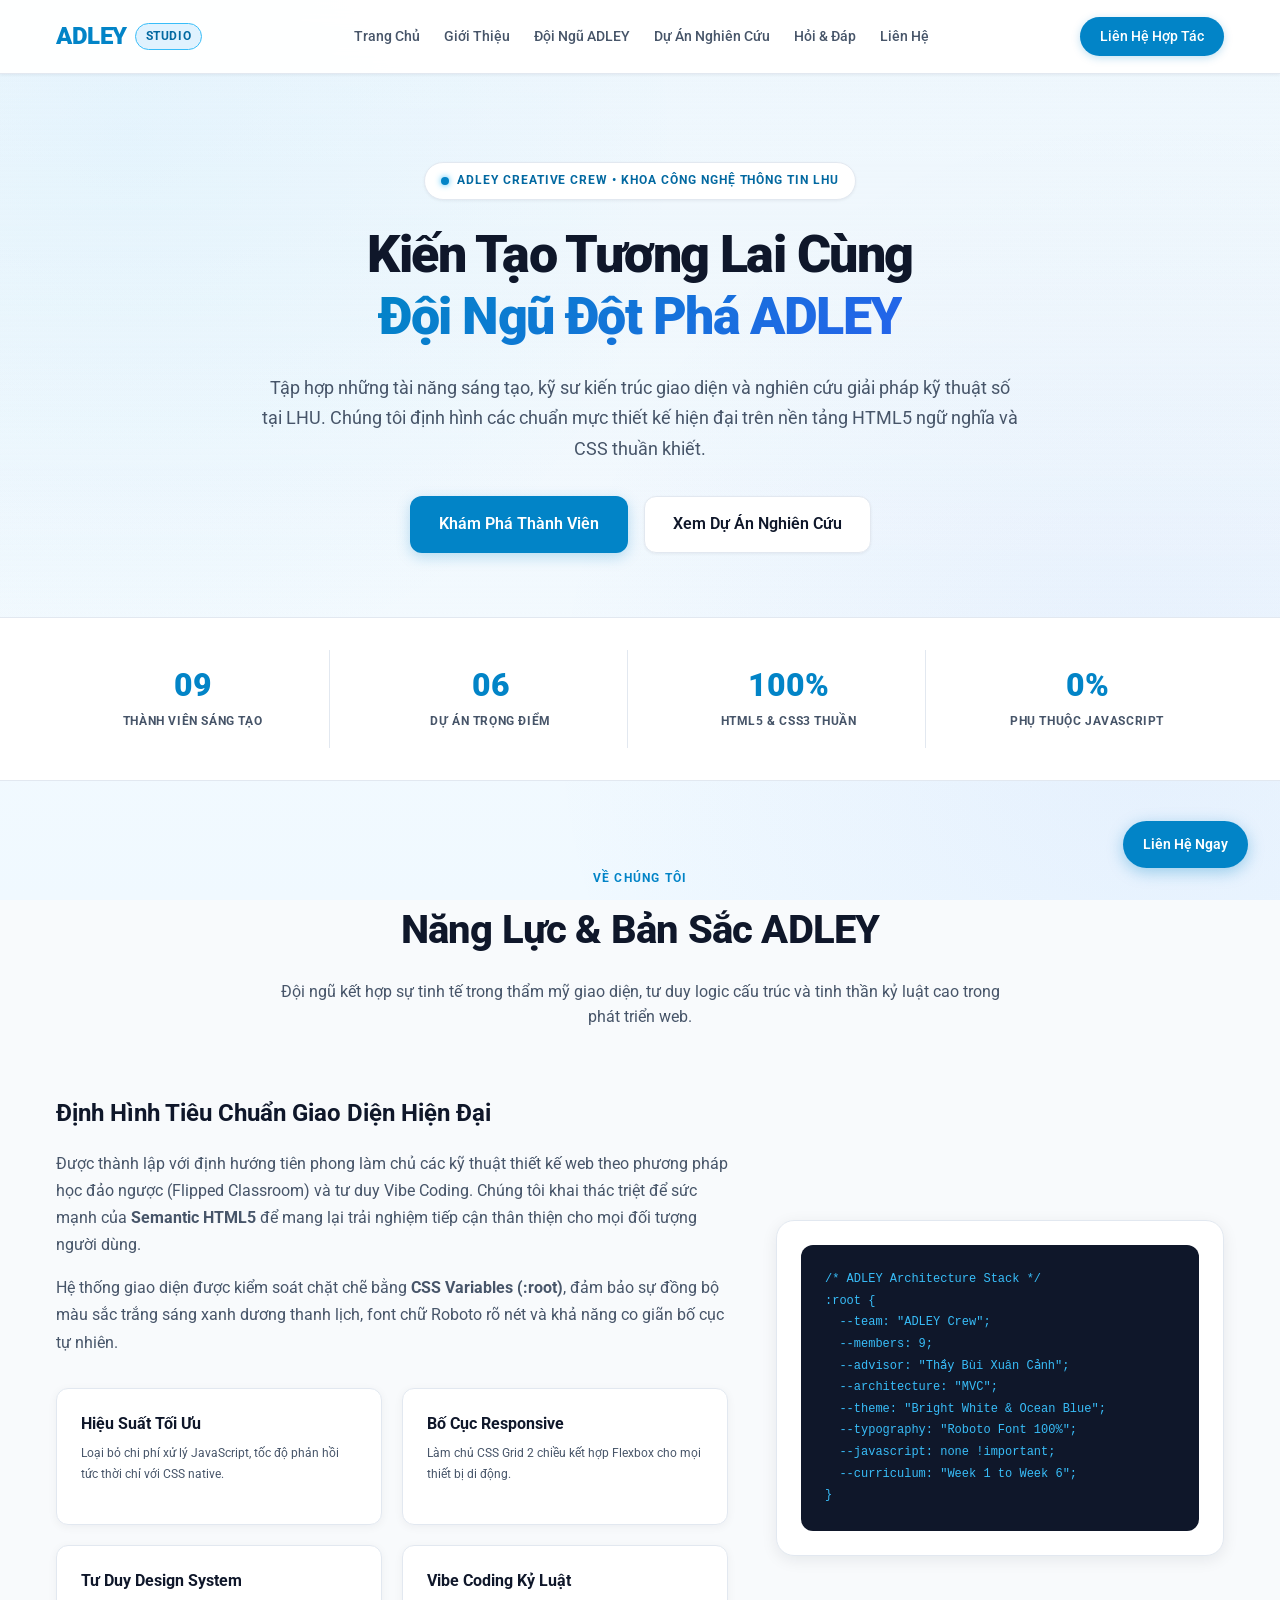
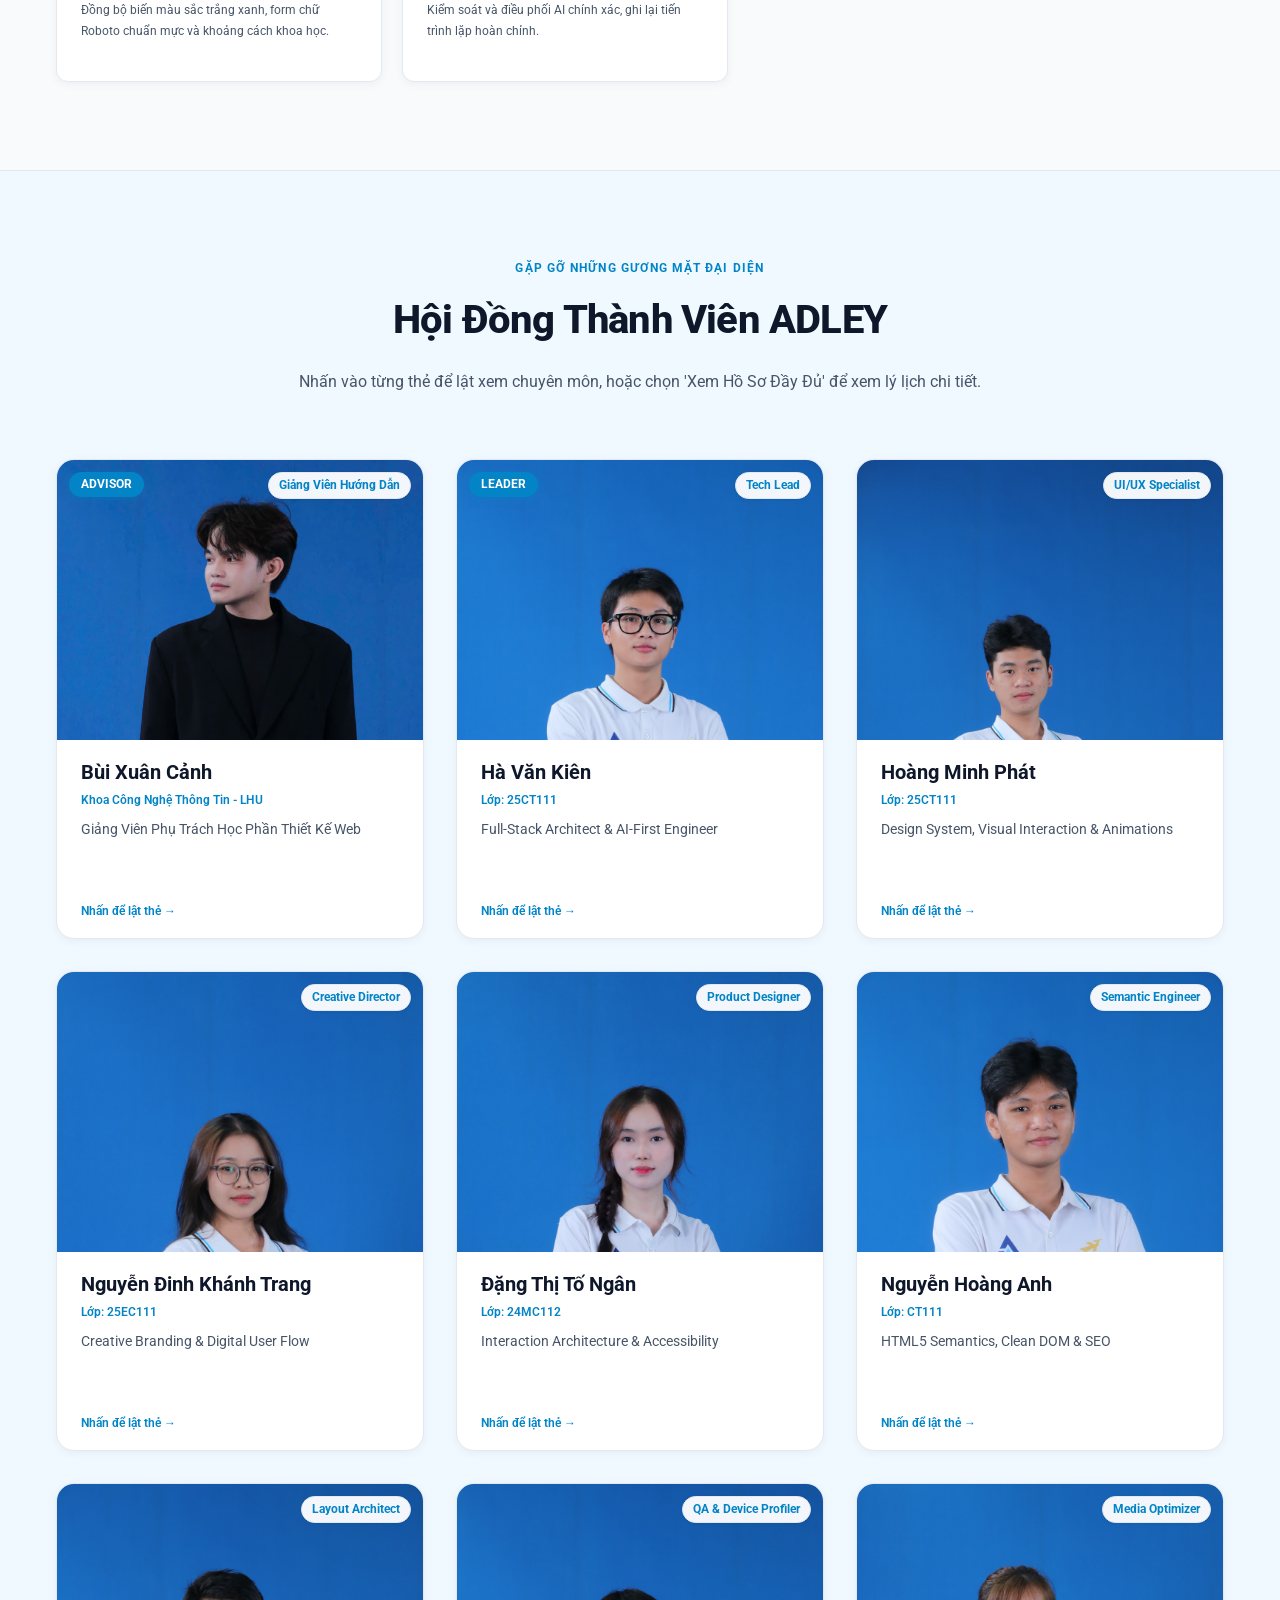
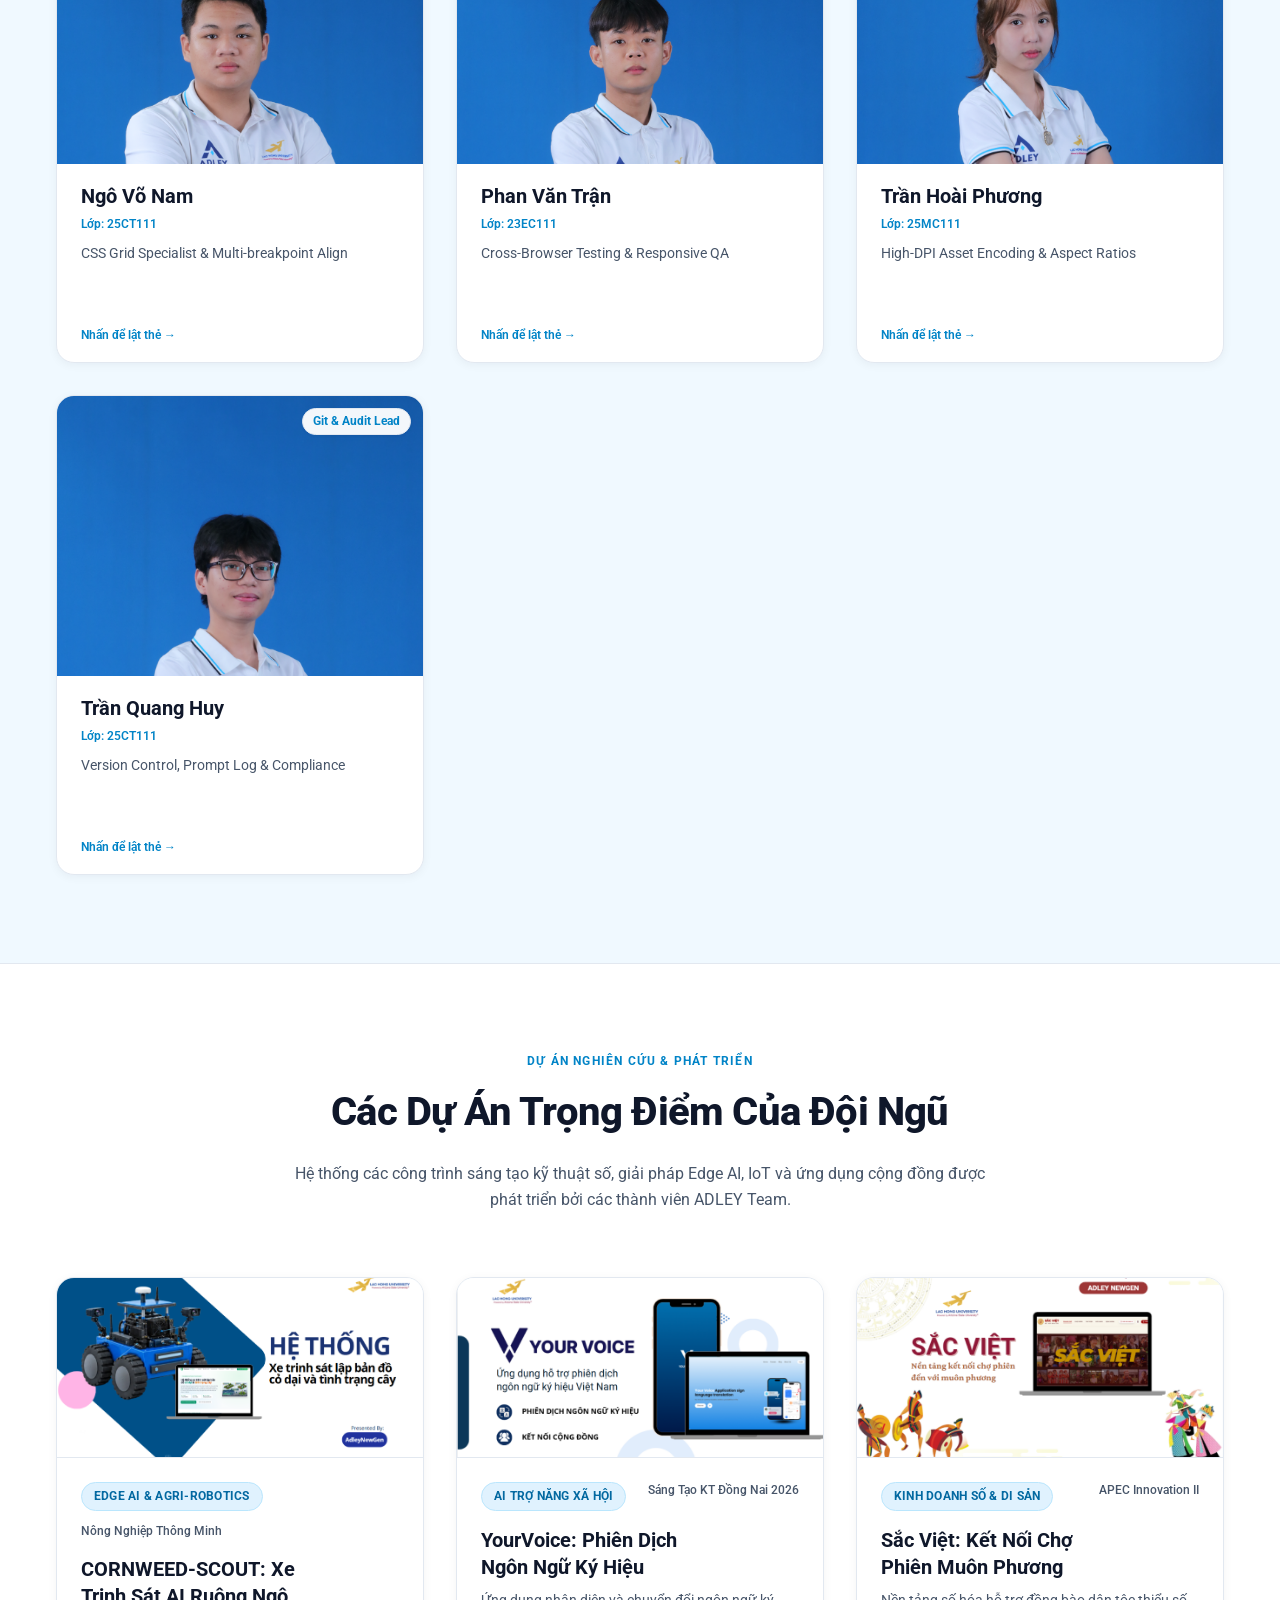
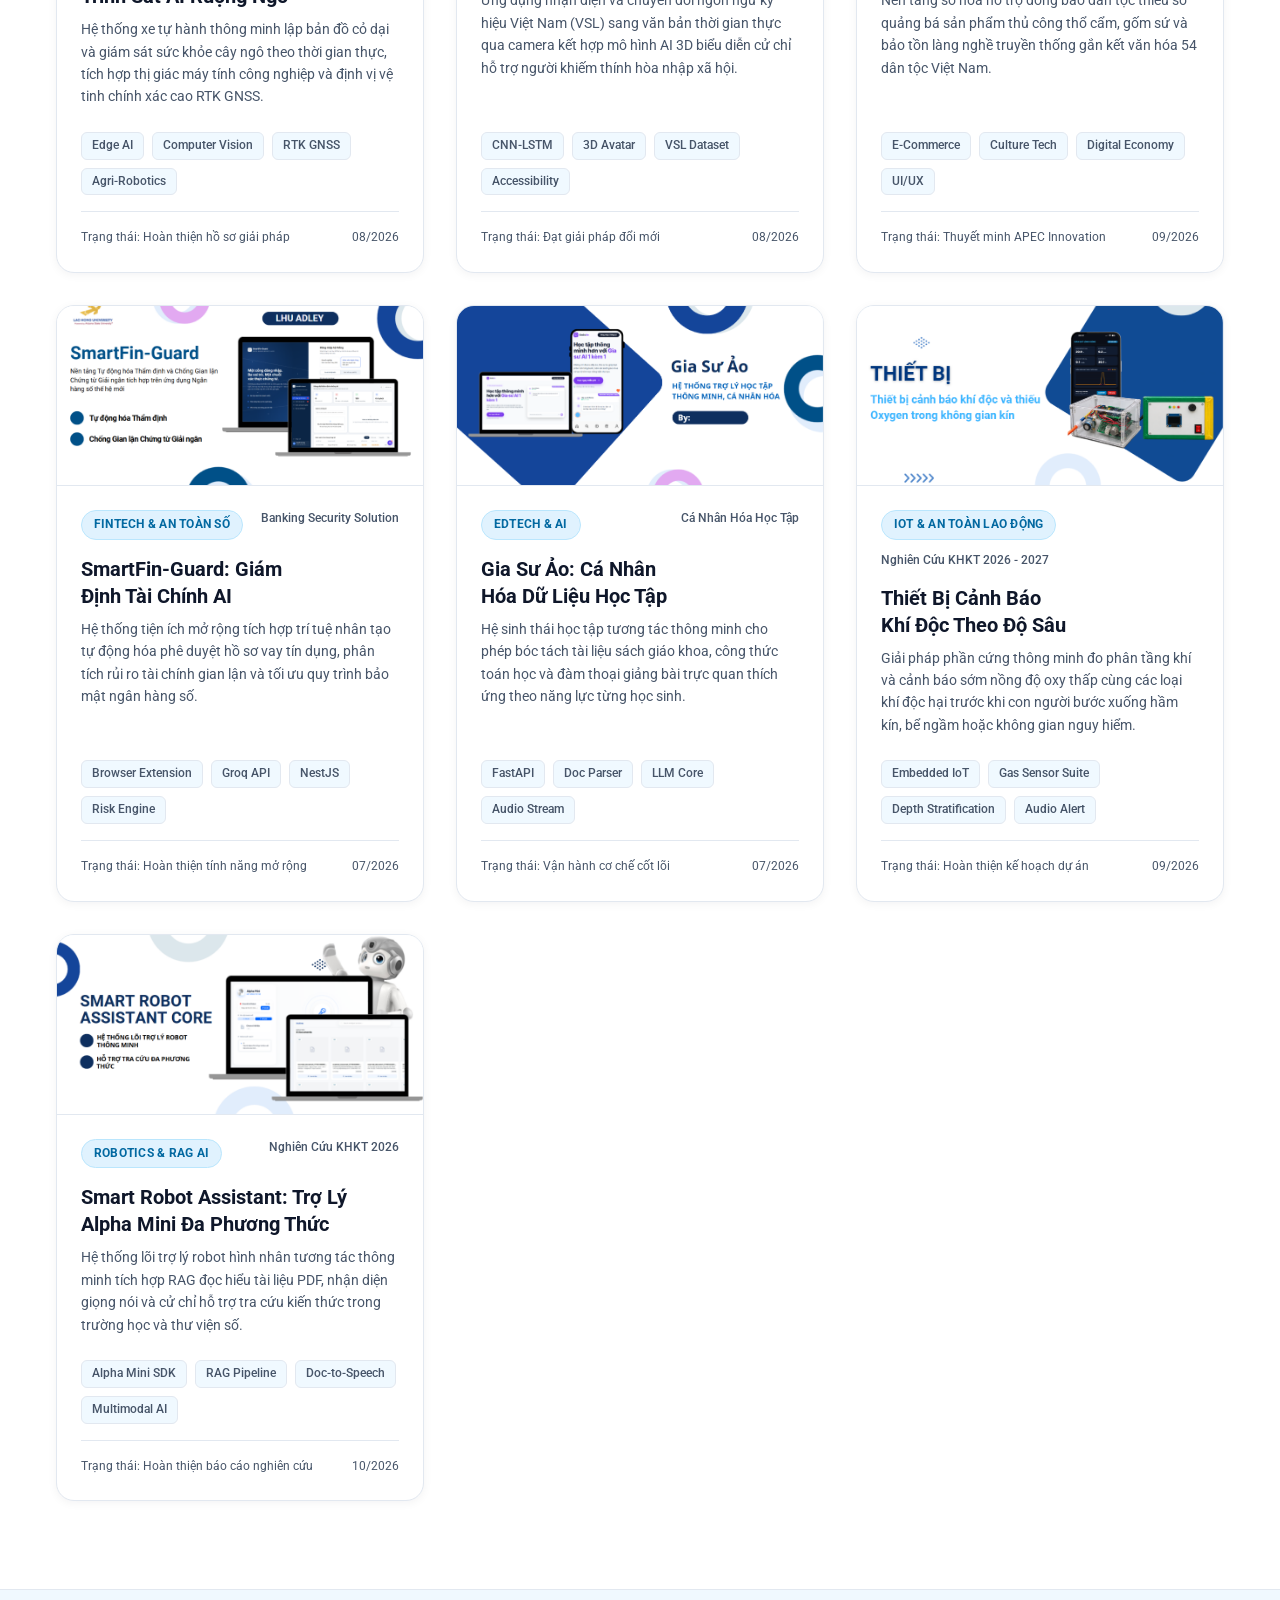
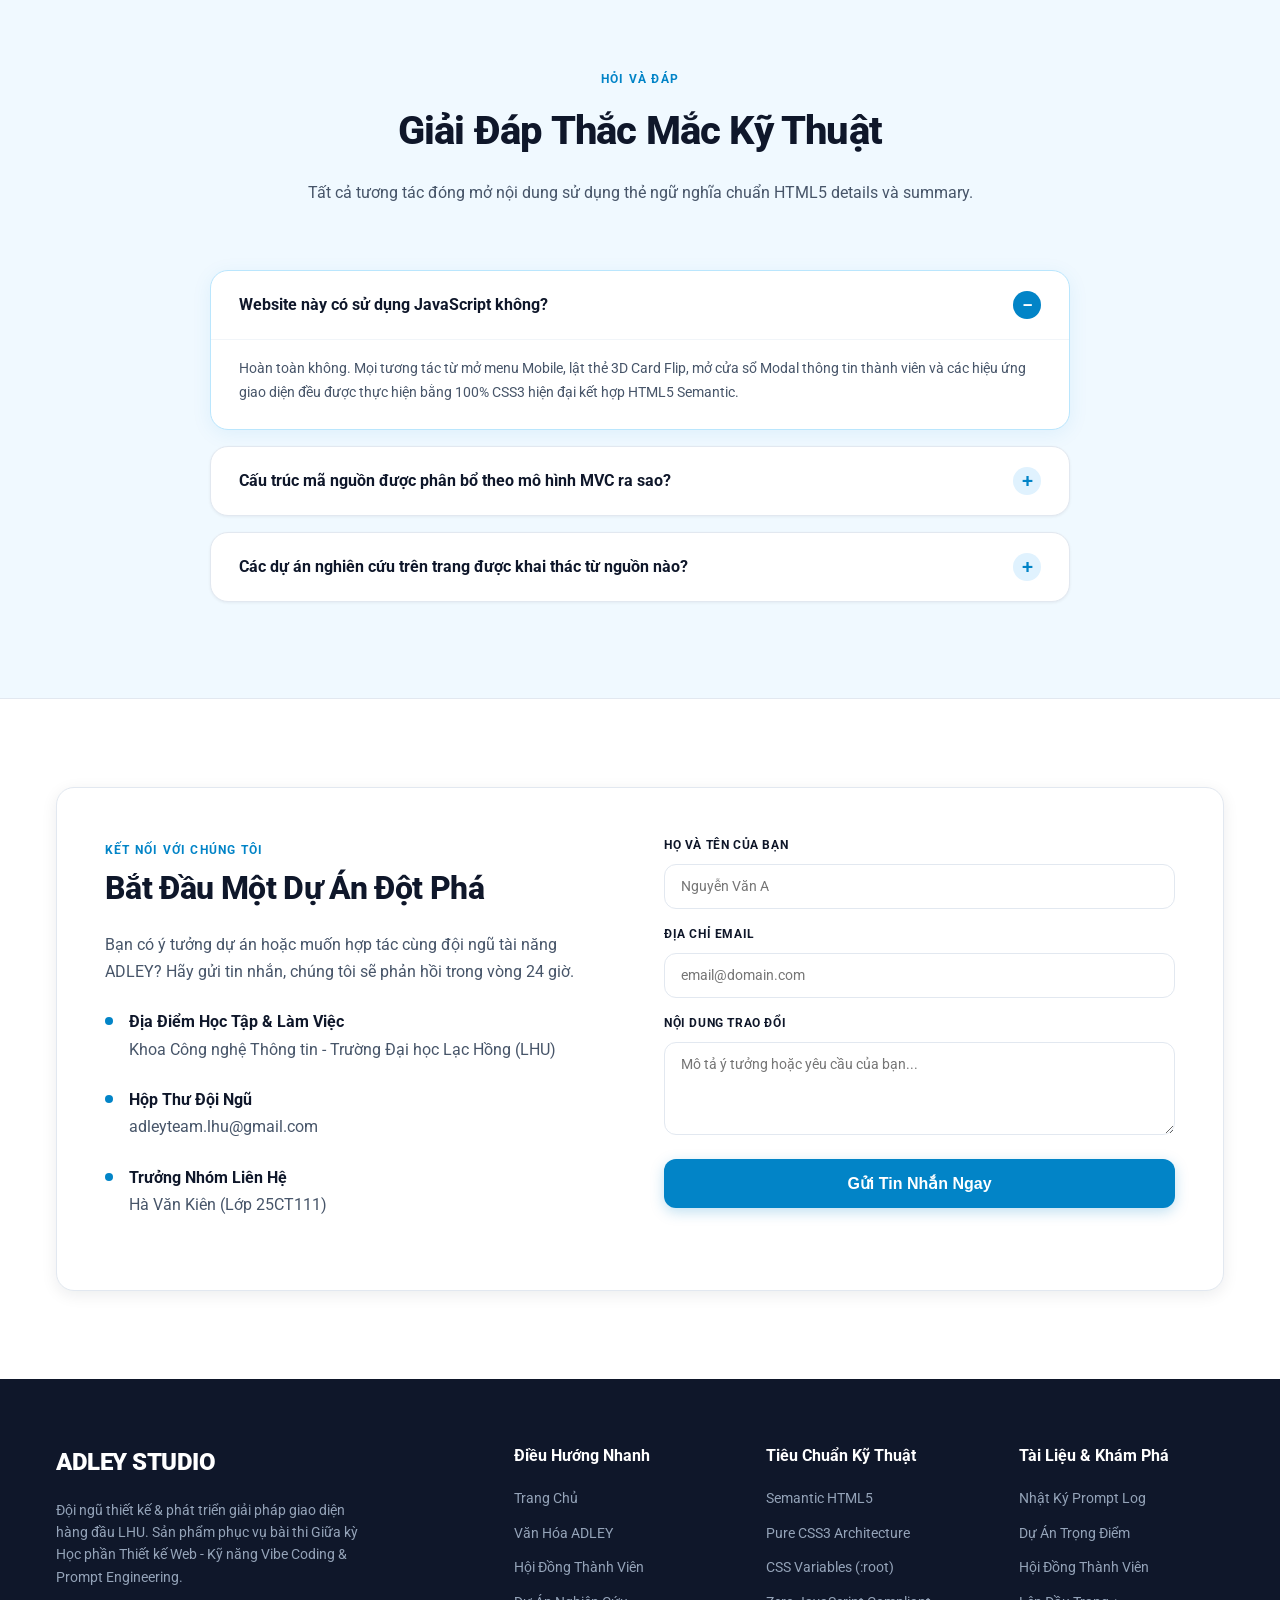
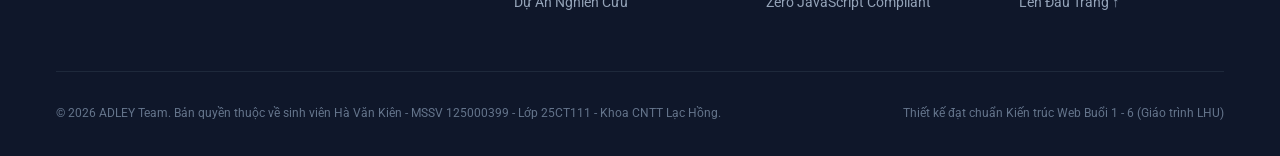
<file: index.html>
<!DOCTYPE html>
<html lang="vi">
<head>
  <meta charset="UTF-8">
  <meta name="viewport" content="width=device-width, initial-scale=1.0">
  <meta name="description" content="ADLEY Team - Đội ngũ sáng tạo và phát triển giải pháp công nghệ kỹ thuật số hàng đầu Khoa CNTT - Đại học Lạc Hồng. Giới thiệu 9 chuyên gia và các dự án Edge AI, IoT, FinTech.">
  <meta name="keywords" content="ADLEY, ADLEY Team, Thiết kế Web, Vibe Coding, Prompt Engineering, HTML5, CSS3, LHU">
  <meta name="author" content="Hà Văn Kiên - 125000399">
  
  <title>ADLEY Team | Đội Ngũ Sáng Tạo & Đột Phá Công Nghệ</title>

  <!-- Google Fonts: Roboto & Roboto Mono -->
  <link rel="preconnect" href="https://fonts.googleapis.com">
  <link rel="preconnect" href="https://fonts.gstatic.com" crossorigin>
  <link href="https://fonts.googleapis.com/css2?family=Roboto+Mono:wght@400;500&family=Roboto:wght@300;400;500;700;900&display=swap" rel="stylesheet">

  <!-- Thư viện Animate.css (Theo chuẩn Tuần 5 & Barem chấm thi) -->
  <link rel="stylesheet" href="https://cdnjs.cloudflare.com/ajax/libs/animate.css/4.1.1/animate.min.css">

  <!-- Cascading Style Sheets (Modular Pure CSS Architecture - Cascade Order) -->
  <link rel="stylesheet" href="assets/css/variables.css">
  <link rel="stylesheet" href="assets/css/base.css">
  <link rel="stylesheet" href="assets/css/layout.css">
  <link rel="stylesheet" href="assets/css/components.css">
  <link rel="stylesheet" href="assets/css/sections.css">
  <link rel="stylesheet" href="assets/css/responsive.css">
</head>
<body>

  <!-- ==========================================================================
       PURE CSS CONTROLS (HAMBURGER DRAWER - ZERO JAVASCRIPT)
       ========================================================================== -->
  <input type="checkbox" id="nav-toggle" class="css-control-input" aria-label="Toggle Mobile Navigation Drawer">

  <!-- Ambient Light Effect -->
  <div class="ambient-glow" aria-hidden="true"></div>

  <div class="site-wrapper">

    <!-- ========================================================================
         HEADER COMPONENT (<header>, <nav>)
         ======================================================================== -->
    <header class="site-header">
      <div class="container header-container">
        <a href="#hero" class="brand-logo" title="ADLEY Innovation Studio">
          ADLEY <span class="brand-badge">STUDIO</span>
        </a>

        <!-- Desktop & Mobile Navigation (Pure CSS Checkbox Hack) -->
        <nav class="nav-desktop" aria-label="Main Navigation">
          <ul class="nav-links">
            <li><a href="#hero" class="nav-link">Trang Chủ</a></li>
            <li><a href="#about" class="nav-link">Giới Thiệu</a></li>
            <li><a href="#team" class="nav-link">Đội Ngũ ADLEY</a></li>
            <li><a href="#projects" class="nav-link">Dự Án Nghiên Cứu</a></li>
            <li><a href="#faq" class="nav-link">Hỏi & Đáp</a></li>
            <li><a href="#contact" class="nav-link">Liên Hệ</a></li>
          </ul>
        </nav>

        <div class="header-actions">
          <a href="#contact" class="btn-header-cta">Liên Hệ Hợp Tác</a>

          <!-- Mobile Hamburger Toggle Button -->
          <label for="nav-toggle" class="hamburger-btn" aria-label="Mở Menu Mobile">
            <span class="hamburger-line"></span>
            <span class="hamburger-line"></span>
            <span class="hamburger-line"></span>
          </label>
        </div>
      </div>
    </header>

    <!-- ========================================================================
         MAIN CONTENT AREA (<main>)
         ======================================================================== -->
    <main>

      <!-- HERO SECTION -->
      <section id="hero" class="hero-section" aria-labelledby="hero-title">
        <div class="container">
          <div class="hero-tag animate__animated animate__fadeInDown">
            <span class="pulse-dot"></span>
            ADLEY CREATIVE CREW • KHOA CÔNG NGHỆ THÔNG TIN LHU
          </div>

          <h1 id="hero-title" class="hero-title animate__animated animate__zoomIn">
            Kiến Tạo Tương Lai Cùng <br>
            <span class="hero-gradient-text">Đội Ngũ Đột Phá ADLEY</span>
          </h1>

          <p class="hero-description animate__animated animate__fadeInUp">
            Tập hợp những tài năng sáng tạo, kỹ sư kiến trúc giao diện và nghiên cứu giải pháp kỹ thuật số tại LHU. 
            Chúng tôi định hình các chuẩn mực thiết kế hiện đại trên nền tảng HTML5 ngữ nghĩa và CSS thuần khiết.
          </p>

          <div class="hero-cta-group animate__animated animate__fadeInUp animate__delay-1s">
            <a href="#team" class="btn btn-primary">
              Khám Phá Thành Viên
            </a>
            <a href="#projects" class="btn btn-secondary">
              Xem Dự Án Nghiên Cứu
            </a>
          </div>
        </div>
      </section>

      <!-- STATS COUNTER (<dl class="stats-grid">) -->
      <section class="stats-section" aria-label="Key Team Statistics">
        <div class="container">
          <dl class="stats-grid">
            <div class="stat-item">
              <dt class="stat-value">09</dt>
              <dd class="stat-label">Thành Viên Sáng Tạo</dd>
            </div>
            <div class="stat-item">
              <dt class="stat-value">06</dt>
              <dd class="stat-label">Dự Án Trọng Điểm</dd>
            </div>
            <div class="stat-item">
              <dt class="stat-value">100%</dt>
              <dd class="stat-label">HTML5 & CSS3 Thuần</dd>
            </div>
            <div class="stat-item">
              <dt class="stat-value">0%</dt>
              <dd class="stat-label">Phụ Thuộc Javascript</dd>
            </div>
          </dl>
        </div>
      </section>

      <!-- ABOUT SECTION -->
      <section id="about" class="about-section" aria-labelledby="about-heading">
        <div class="container">
          <div class="section-header">
            <div class="section-subtitle">VỀ CHÚNG TÔI</div>
            <h2 id="about-heading" class="section-title">Năng Lực & Bản Sắc ADLEY</h2>
            <p class="section-description">
              Đội ngũ kết hợp sự tinh tế trong thẩm mỹ giao diện, tư duy logic cấu trúc và tinh thần kỷ luật cao trong phát triển web.
            </p>
          </div>

          <div class="about-grid">
            <div class="about-content">
              <h3>Định Hình Tiêu Chuẩn Giao Diện Hiện Đại</h3>
              <p>
                Được thành lập với định hướng tiên phong làm chủ các kỹ thuật thiết kế web theo phương pháp học đảo ngược (Flipped Classroom) và tư duy Vibe Coding. 
                Chúng tôi khai thác triệt để sức mạnh của <strong>Semantic HTML5</strong> để mang lại trải nghiệm tiếp cận thân thiện cho mọi đối tượng người dùng.
              </p>
              <p>
                Hệ thống giao diện được kiểm soát chặt chẽ bằng <strong>CSS Variables (:root)</strong>, 
                đảm bảo sự đồng bộ màu sắc trắng sáng xanh dương thanh lịch, font chữ Roboto rõ nét và khả năng co giãn bố cục tự nhiên.
              </p>

              <div class="value-list">
                <article class="value-card">
                  <h4 class="value-title">Hiệu Suất Tối Ưu</h4>
                  <p class="value-desc">Loại bỏ chi phí xử lý JavaScript, tốc độ phản hồi tức thời chỉ với CSS native.</p>
                </article>
                <article class="value-card">
                  <h4 class="value-title">Bố Cục Responsive</h4>
                  <p class="value-desc">Làm chủ CSS Grid 2 chiều kết hợp Flexbox cho mọi thiết bị di động.</p>
                </article>
                <article class="value-card">
                  <h4 class="value-title">Tư Duy Design System</h4>
                  <p class="value-desc">Đồng bộ biến màu sắc trắng xanh, form chữ Roboto chuẩn mực và khoảng cách khoa học.</p>
                </article>
                <article class="value-card">
                  <h4 class="value-title">Vibe Coding Kỷ Luật</h4>
                  <p class="value-desc">Kiểm soát và điều phối AI chính xác, ghi lại tiến trình lặp hoàn chỉnh.</p>
                </article>
              </div>
            </div>

            <div class="about-banner" aria-label="Code Architecture Preview">
              <pre class="code-preview-box"><code>/* ADLEY Architecture Stack */
:root {
  --team: "ADLEY Crew";
  --members: 9;
  --advisor: "Thầy Bùi Xuân Cảnh";
  --architecture: "MVC";
  --theme: "Bright White & Ocean Blue";
  --typography: "Roboto Font 100%";
  --javascript: none !important;
  --curriculum: "Week 1 to Week 6";
}</code></pre>
            </div>
          </div>
        </div>
      </section>

      <!-- TEAM MEMBERS SECTION (CSS GRID + CARD FLIP 3D EFFECT) -->
      <section id="team" class="team-section" aria-labelledby="team-heading">
        <div class="container">
          <div class="section-header">
            <div class="section-subtitle">GẶP GỠ NHỮNG GƯƠNG MẶT ĐẠI DIỆN</div>
            <h2 id="team-heading" class="section-title">Hội Đồng Thành Viên ADLEY</h2>
            <p class="section-description">
              Nhấn vào từng thẻ để lật xem chuyên môn, hoặc chọn 'Xem Hồ Sơ Đầy Đủ' để xem lý lịch chi tiết.
            </p>
          </div>

          <div class="team-grid">

            <!-- MENTOR / GIẢNG VIÊN HƯỚNG DẪN: Thầy Bùi Xuân Cảnh -->
            <article class="team-card-wrapper">
              <input type="checkbox" id="flip-canh" class="flip-toggle" aria-label="Lật thẻ Thầy Bùi Xuân Cảnh">
              <div class="team-card">
                <div class="card-front">
                  <label for="flip-canh" class="card-front-label">
                    <figure class="member-image-box">
                      <img src="assets/images/bui-xuan-canh.png" alt="Thầy Bùi Xuân Cảnh - Giảng Viên Hướng Dẫn" class="member-photo" loading="lazy">
                      <span class="member-badge-advisor">ADVISOR</span>
                      <span class="member-badge-role">Giảng Viên Hướng Dẫn</span>
                    </figure>
                    <div class="member-info-front">
                      <h3 class="member-name">Bùi Xuân Cảnh</h3>
                      <div class="member-mssv">Khoa Công Nghệ Thông Tin - LHU</div>
                      <p class="member-headline">Giảng Viên Phụ Trách Học Phần Thiết Kế Web</p>
                      <div class="flip-hint"><span>Nhấn để lật thẻ →</span></div>
                    </div>
                  </label>
                </div>
                <div class="card-back">
                  <div class="back-header">
                    <h4 class="back-name">Thầy Bùi Xuân Cảnh</h4>
                    <span class="back-title">Giảng Viên Hướng Dẫn Học Phần</span>
                    <p class="back-bio">
                      Cố vấn chuyên môn và dẫn dắt đội ngũ ADLEY tiếp cận phương pháp học đảo ngược (Flipped Classroom), tư duy Vibe Coding kết hợp chuẩn Semantic HTML5, CSS Variables và rèn luyện kỹ năng phân tầng dự án chuyên nghiệp.
                    </p>
                  </div>
                  <div class="skills-wrapper">
                    <div class="skills-heading">Chuyên môn học phần</div>
                    <div class="skill-tags">
                      <span class="skill-tag">Web Standards</span>
                      <span class="skill-tag">Vibe Coding Mentorship</span>
                      <span class="skill-tag">System Architecture</span>
                    </div>
                  </div>
                  <div class="member-contact-links">
                    <a href="#modal-canh" class="modal-open-link">Xem Hồ Sơ Đầy Đủ</a>
                    <label for="flip-canh" class="flip-back-btn">Lật lại</label>
                  </div>
                </div>
              </div>
            </article>

            <!-- MEMBER 1: Hà Văn Kiên (Leader) -->
            <article class="team-card-wrapper">
              <input type="checkbox" id="flip-kien" class="flip-toggle" aria-label="Lật thẻ Hà Văn Kiên">
              <div class="team-card">
                <div class="card-front">
                  <label for="flip-kien" class="card-front-label">
                    <figure class="member-image-box">
                      <img src="assets/images/ha-van-kien.png" alt="Chân dung Hà Văn Kiên" class="member-photo" loading="lazy">
                      <span class="member-badge-leader">LEADER</span>
                      <span class="member-badge-role">Tech Lead</span>
                    </figure>
                    <div class="member-info-front">
                      <h3 class="member-name">Hà Văn Kiên</h3>
                      <div class="member-mssv">Lớp: 25CT111</div>
                      <p class="member-headline">Full-Stack Architect & AI-First Engineer</p>
                      <div class="flip-hint"><span>Nhấn để lật thẻ →</span></div>
                    </div>
                  </label>
                </div>
                <div class="card-back">
                  <div class="back-header">
                    <h4 class="back-name">Hà Văn Kiên</h4>
                    <span class="back-title">Team Leader & Kiến Trúc Sư Hệ Thống</span>
                    <p class="back-bio">
                      Đảm nhiệm vai trò Trưởng nhóm, hoạch định toàn bộ luồng Semantic HTML5, hệ màu CSS Variables, loại bỏ triệt để Javascript theo đúng đề bài và quản lý chất lượng nhật ký Prompt Engineering.
                    </p>
                  </div>
                  <div class="skills-wrapper">
                    <div class="skills-heading">Kỹ năng nòng cốt</div>
                    <div class="skill-tags">
                      <span class="skill-tag">System Design</span>
                      <span class="skill-tag">Semantic HTML5</span>
                      <span class="skill-tag">CSS Grid / Flexbox</span>
                    </div>
                  </div>
                  <div class="member-contact-links">
                    <a href="#modal-kien" class="modal-open-link">Xem Hồ Sơ Đầy Đủ</a>
                    <label for="flip-kien" class="flip-back-btn">Lật lại</label>
                  </div>
                </div>
              </div>
            </article>

            <!-- MEMBER 2: Hoàng Minh Phát -->
            <article class="team-card-wrapper">
              <input type="checkbox" id="flip-phat" class="flip-toggle" aria-label="Lật thẻ Hoàng Minh Phát">
              <div class="team-card">
                <div class="card-front">
                  <label for="flip-phat" class="card-front-label">
                    <figure class="member-image-box">
                      <img src="assets/images/hoang-minh-phat.png" alt="Chân dung Hoàng Minh Phát" class="member-photo" loading="lazy">
                      <span class="member-badge-role">UI/UX Specialist</span>
                    </figure>
                    <div class="member-info-front">
                      <h3 class="member-name">Hoàng Minh Phát</h3>
                      <div class="member-mssv">Lớp: 25CT111</div>
                      <p class="member-headline">Design System, Visual Interaction & Animations</p>
                      <div class="flip-hint"><span>Nhấn để lật thẻ →</span></div>
                    </div>
                  </label>
                </div>
                <div class="card-back">
                  <div class="back-header">
                    <h4 class="back-name">Hoàng Minh Phát</h4>
                    <span class="back-title">Chuyên Viên Trải Nghiệm Giao Diện</span>
                    <p class="back-bio">
                      Phụ trách nghiên cứu giao diện người dùng, lựa chọn các sắc độ màu chuyển tiếp trong variables.css, hiệu chỉnh bóng đổ đổ khối nhẹ nhàng và tối ưu tỷ lệ Typography Roboto chuẩn xác trên máy tính.
                    </p>
                  </div>
                  <div class="skills-wrapper">
                    <div class="skills-heading">Kỹ năng nòng cốt</div>
                    <div class="skill-tags">
                      <span class="skill-tag">CSS Variables</span>
                      <span class="skill-tag">UI Testing</span>
                      <span class="skill-tag">Figma Flow</span>
                    </div>
                  </div>
                  <div class="member-contact-links">
                    <a href="#modal-phat" class="modal-open-link">Xem Hồ Sơ Đầy Đủ</a>
                    <label for="flip-phat" class="flip-back-btn">Lật lại</label>
                  </div>
                </div>
              </div>
            </article>

            <!-- MEMBER 3: Nguyễn Đinh Khánh Trang -->
            <article class="team-card-wrapper">
              <input type="checkbox" id="flip-trang" class="flip-toggle" aria-label="Lật thẻ Nguyễn Đinh Khánh Trang">
              <div class="team-card">
                <div class="card-front">
                  <label for="flip-trang" class="card-front-label">
                    <figure class="member-image-box">
                      <img src="assets/images/nguyen-dinh-khanh-trang.png" alt="Chân dung Nguyễn Đinh Khánh Trang" class="member-photo" loading="lazy">
                      <span class="member-badge-role">Creative Director</span>
                    </figure>
                    <div class="member-info-front">
                      <h3 class="member-name">Nguyễn Đinh Khánh Trang</h3>
                      <div class="member-mssv">Lớp: 25EC111</div>
                      <p class="member-headline">Creative Branding & Digital User Flow</p>
                      <div class="flip-hint"><span>Nhấn để lật thẻ →</span></div>
                    </div>
                  </label>
                </div>
                <div class="card-back">
                  <div class="back-header">
                    <h4 class="back-name">Nguyễn Đinh Khánh Trang</h4>
                    <span class="back-title">Giám Đốc Sáng Tạo Thương Hiệu</span>
                    <p class="back-bio">
                      Xây dựng câu chuyện thương hiệu ADLEY, định hướng hình ảnh sáng sủa, đột phá, truyền cảm hứng đam mê công nghệ cho tập thể và phối hợp xây dựng kịch bản nội dung các mục trên website.
                    </p>
                  </div>
                  <div class="skills-wrapper">
                    <div class="skills-heading">Kỹ năng nòng cốt</div>
                    <div class="skill-tags">
                      <span class="skill-tag">Creative Concept</span>
                      <span class="skill-tag">Brand Strategy</span>
                      <span class="skill-tag">Storytelling</span>
                    </div>
                  </div>
                  <div class="member-contact-links">
                    <a href="#modal-trang" class="modal-open-link">Xem Hồ Sơ Đầy Đủ</a>
                    <label for="flip-trang" class="flip-back-btn">Lật lại</label>
                  </div>
                </div>
              </div>
            </article>

            <!-- MEMBER 4: Đặng Thị Tố Ngân -->
            <article class="team-card-wrapper">
              <input type="checkbox" id="flip-ngan" class="flip-toggle" aria-label="Lật thẻ Đặng Thị Tố Ngân">
              <div class="team-card">
                <div class="card-front">
                  <label for="flip-ngan" class="card-front-label">
                    <figure class="member-image-box">
                      <img src="assets/images/dang-thi-to-ngan.png" alt="Chân dung Đặng Thị Tố Ngân" class="member-photo" loading="lazy">
                      <span class="member-badge-role">Product Designer</span>
                    </figure>
                    <div class="member-info-front">
                      <h3 class="member-name">Đặng Thị Tố Ngân</h3>
                      <div class="member-mssv">Lớp: 24MC112</div>
                      <p class="member-headline">Interaction Architecture & Accessibility</p>
                      <div class="flip-hint"><span>Nhấn để lật thẻ →</span></div>
                    </div>
                  </label>
                </div>
                <div class="card-back">
                  <div class="back-header">
                    <h4 class="back-name">Đặng Thị Tố Ngân</h4>
                    <span class="back-title">Kiến Trúc Sư Tương Tác Trợ Năng</span>
                    <p class="back-bio">
                      Đảm nhiệm thiết kế trợ năng và khả năng phản hồi trực quan. Chuyên trách thử nghiệm khả năng điều hướng bằng bàn phím (tabindex, :focus) và tỷ lệ tương phản chữ theo tiêu chuẩn WCAG AAA.
                    </p>
                  </div>
                  <div class="skills-wrapper">
                    <div class="skills-heading">Kỹ năng nòng cốt</div>
                    <div class="skill-tags">
                      <span class="skill-tag">WCAG Standards</span>
                      <span class="skill-tag">Ergonomic UI</span>
                      <span class="skill-tag">Visual Contrast</span>
                    </div>
                  </div>
                  <div class="member-contact-links">
                    <a href="#modal-ngan" class="modal-open-link">Xem Hồ Sơ Đầy Đủ</a>
                    <label for="flip-ngan" class="flip-back-btn">Lật lại</label>
                  </div>
                </div>
              </div>
            </article>

            <!-- MEMBER 5: Nguyễn Hoàng Anh -->
            <article class="team-card-wrapper">
              <input type="checkbox" id="flip-anh" class="flip-toggle" aria-label="Lật thẻ Nguyễn Hoàng Anh">
              <div class="team-card">
                <div class="card-front">
                  <label for="flip-anh" class="card-front-label">
                    <figure class="member-image-box">
                      <img src="assets/images/nguyen-hoang-anh.png" alt="Chân dung Nguyễn Hoàng Anh" class="member-photo" loading="lazy">
                      <span class="member-badge-role">Semantic Engineer</span>
                    </figure>
                    <div class="member-info-front">
                      <h3 class="member-name">Nguyễn Hoàng Anh</h3>
                      <div class="member-mssv">Lớp: CT111</div>
                      <p class="member-headline">HTML5 Semantics, Clean DOM & SEO</p>
                      <div class="flip-hint"><span>Nhấn để lật thẻ →</span></div>
                    </div>
                  </label>
                </div>
                <div class="card-back">
                  <div class="back-header">
                    <h4 class="back-name">Nguyễn Hoàng Anh</h4>
                    <span class="back-title">Kỹ Sư Cấu Trúc Ngữ Nghĩa DOM</span>
                    <p class="back-bio">
                      Chuyên gia cấu trúc thẻ ngữ nghĩa HTML5, cam kết không dùng các thẻ div bừa bãi. Ứng dụng xuất sắc các thẻ header, main, section, article, figure, summary vào toàn bộ dự án.
                    </p>
                  </div>
                  <div class="skills-wrapper">
                    <div class="skills-heading">Kỹ năng nòng cốt</div>
                    <div class="skill-tags">
                      <span class="skill-tag">W3C Validation</span>
                      <span class="skill-tag">SEO Architecture</span>
                      <span class="skill-tag">Clean DOM</span>
                    </div>
                  </div>
                  <div class="member-contact-links">
                    <a href="#modal-anh" class="modal-open-link">Xem Hồ Sơ Đầy Đủ</a>
                    <label for="flip-anh" class="flip-back-btn">Lật lại</label>
                  </div>
                </div>
              </div>
            </article>

            <!-- MEMBER 6: Ngô Võ Nam -->
            <article class="team-card-wrapper">
              <input type="checkbox" id="flip-nam" class="flip-toggle" aria-label="Lật thẻ Ngô Võ Nam">
              <div class="team-card">
                <div class="card-front">
                  <label for="flip-nam" class="card-front-label">
                    <figure class="member-image-box">
                      <img src="assets/images/ngo-vo-nam.png" alt="Chân dung Ngô Võ Nam" class="member-photo" loading="lazy">
                      <span class="member-badge-role">Layout Architect</span>
                    </figure>
                    <div class="member-info-front">
                      <h3 class="member-name">Ngô Võ Nam</h3>
                      <div class="member-mssv">Lớp: 25CT111</div>
                      <p class="member-headline">CSS Grid Specialist & Multi-breakpoint Align</p>
                      <div class="flip-hint"><span>Nhấn để lật thẻ →</span></div>
                    </div>
                  </label>
                </div>
                <div class="card-back">
                  <div class="back-header">
                    <h4 class="back-name">Ngô Võ Nam</h4>
                    <span class="back-title">Chuyên Gia Dàn Trang CSS Grid</span>
                    <p class="back-bio">
                      Xây dựng bộ khung dàn trang CSS Grid thông minh theo tuần 3 & 4. Xử lý các điểm ngắt Responsive mượt mà giúp card 9 thành viên hiển thị hoàn hảo ở mọi độ rộng màn hình.
                    </p>
                  </div>
                  <div class="skills-wrapper">
                    <div class="skills-heading">Kỹ năng nòng cốt</div>
                    <div class="skill-tags">
                      <span class="skill-tag">CSS Grid Master</span>
                      <span class="skill-tag">Fluid Layout</span>
                      <span class="skill-tag">Auto-fit / Minmax</span>
                    </div>
                  </div>
                  <div class="member-contact-links">
                    <a href="#modal-nam" class="modal-open-link">Xem Hồ Sơ Đầy Đủ</a>
                    <label for="flip-nam" class="flip-back-btn">Lật lại</label>
                  </div>
                </div>
              </div>
            </article>

            <!-- MEMBER 7: Phan Văn Trận -->
            <article class="team-card-wrapper">
              <input type="checkbox" id="flip-tran" class="flip-toggle" aria-label="Lật thẻ Phan Văn Trận">
              <div class="team-card">
                <div class="card-front">
                  <label for="flip-tran" class="card-front-label">
                    <figure class="member-image-box">
                      <img src="assets/images/phan-van-tran.png" alt="Chân dung Phan Văn Trận" class="member-photo" loading="lazy">
                      <span class="member-badge-role">QA & Device Profiler</span>
                    </figure>
                    <div class="member-info-front">
                      <h3 class="member-name">Phan Văn Trận</h3>
                      <div class="member-mssv">Lớp: 23EC111</div>
                      <p class="member-headline">Cross-Browser Testing & Responsive QA</p>
                      <div class="flip-hint"><span>Nhấn để lật thẻ →</span></div>
                    </div>
                  </label>
                </div>
                <div class="card-back">
                  <div class="back-header">
                    <h4 class="back-name">Phan Văn Trận</h4>
                    <span class="back-title">Kỹ Sư Kiểm Định Tương Thích Thiết Bị</span>
                    <p class="back-bio">
                      Thực hiện kiểm thử tương thích hiển thị trên nhiều thiết bị iPhone, Android và các trình duyệt Chrome, Safari, Firefox. Bảo đảm không có lỗi giật lag hay vỡ bố cục.
                    </p>
                  </div>
                  <div class="skills-wrapper">
                    <div class="skills-heading">Kỹ năng nòng cốt</div>
                    <div class="skill-tags">
                      <span class="skill-tag">Cross-Browser</span>
                      <span class="skill-tag">Mobile Testing</span>
                      <span class="skill-tag">Overflow Guard</span>
                    </div>
                  </div>
                  <div class="member-contact-links">
                    <a href="#modal-tran" class="modal-open-link">Xem Hồ Sơ Đầy Đủ</a>
                    <label for="flip-tran" class="flip-back-btn">Lật lại</label>
                  </div>
                </div>
              </div>
            </article>

            <!-- MEMBER 8: Trần Hoài Phương -->
            <article class="team-card-wrapper">
              <input type="checkbox" id="flip-phuong" class="flip-toggle" aria-label="Lật thẻ Trần Hoài Phương">
              <div class="team-card">
                <div class="card-front">
                  <label for="flip-phuong" class="card-front-label">
                    <figure class="member-image-box">
                      <img src="assets/images/tran-hoai-phuong.png" alt="Chân dung Trần Hoài Phương" class="member-photo" loading="lazy">
                      <span class="member-badge-role">Media Optimizer</span>
                    </figure>
                    <div class="member-info-front">
                      <h3 class="member-name">Trần Hoài Phương</h3>
                      <div class="member-mssv">Lớp: 25MC111</div>
                      <p class="member-headline">High-DPI Asset Encoding & Aspect Ratios</p>
                      <div class="flip-hint"><span>Nhấn để lật thẻ →</span></div>
                    </div>
                  </label>
                </div>
                <div class="card-back">
                  <div class="back-header">
                    <h4 class="back-name">Trần Hoài Phương</h4>
                    <span class="back-title">Chuyên Gia Tối Ưu Hình Ảnh Đa Phương Tiện</span>
                    <p class="back-bio">
                      Chuẩn hóa hệ thống hình ảnh thành viên trong folder assets/images, căn chỉnh tỷ lệ khung hình cân đối, hiệu ứng trượt zoom hình ảnh khi người dùng tương tác lật thẻ.
                    </p>
                  </div>
                  <div class="skills-wrapper">
                    <div class="skills-heading">Kỹ năng nòng cốt</div>
                    <div class="skill-tags">
                      <span class="skill-tag">Asset Processing</span>
                      <span class="skill-tag">Aspect Ratio</span>
                      <span class="skill-tag">Clean Filters</span>
                    </div>
                  </div>
                  <div class="member-contact-links">
                    <a href="#modal-phuong" class="modal-open-link">Xem Hồ Sơ Đầy Đủ</a>
                    <label for="flip-phuong" class="flip-back-btn">Lật lại</label>
                  </div>
                </div>
              </div>
            </article>

            <!-- MEMBER 9: Trần Quang Huy -->
            <article class="team-card-wrapper">
              <input type="checkbox" id="flip-huy" class="flip-toggle" aria-label="Lật thẻ Trần Quang Huy">
              <div class="team-card">
                <div class="card-front">
                  <label for="flip-huy" class="card-front-label">
                    <figure class="member-image-box">
                      <img src="assets/images/tran-quang-huy.png" alt="Chân dung Trần Quang Huy" class="member-photo" loading="lazy">
                      <span class="member-badge-role">Git & Audit Lead</span>
                    </figure>
                    <div class="member-info-front">
                      <h3 class="member-name">Trần Quang Huy</h3>
                      <div class="member-mssv">Lớp: 25CT111</div>
                      <p class="member-headline">Version Control, Prompt Log & Compliance</p>
                      <div class="flip-hint"><span>Nhấn để lật thẻ →</span></div>
                    </div>
                  </label>
                </div>
                <div class="card-back">
                  <div class="back-header">
                    <h4 class="back-name">Trần Quang Huy</h4>
                    <span class="back-title">Quản Lý Phiên Bản Git & Kiểm Định Tiêu Chuẩn</span>
                    <p class="back-bio">
                      Theo dõi nhật ký commit Git, kiểm tra tài liệu PROMPT_LOG.md và README.md, đối chiếu với barem 10 điểm của đề thi giữa kỳ nhằm đảm bảo chất lượng bài thi đạt điểm tuyệt đối.
                    </p>
                  </div>
                  <div class="skills-wrapper">
                    <div class="skills-heading">Kỹ năng nòng cốt</div>
                    <div class="skill-tags">
                      <span class="skill-tag">Git Flow</span>
                      <span class="skill-tag">Prompt Auditing</span>
                      <span class="skill-tag">Rubric Check</span>
                    </div>
                  </div>
                  <div class="member-contact-links">
                    <a href="#modal-huy" class="modal-open-link">Xem Hồ Sơ Đầy Đủ</a>
                    <label for="flip-huy" class="flip-back-btn">Lật lại</label>
                  </div>
                </div>
              </div>
            </article>

          </div>
        </div>
      </section>

      <!-- REAL PROJECTS SHOWCASE SECTION (Khai thác từ ổ D của bạn) -->
      <section id="projects" class="showcase-section" aria-labelledby="projects-heading">
        <div class="container">
          <div class="section-header">
            <div class="section-subtitle">DỰ ÁN NGHIÊN CỨU & PHÁT TRIỂN</div>
            <h2 id="projects-heading" class="section-title">Các Dự Án Trọng Điểm Của Đội Ngũ</h2>
            <p class="section-description">
              Hệ thống các công trình sáng tạo kỹ thuật số, giải pháp Edge AI, IoT và ứng dụng cộng đồng được phát triển bởi các thành viên ADLEY Team.
            </p>
          </div>

          <div class="projects-grid">

            <!-- PROJECT 1: CORNWEED-SCOUT -->
            <article class="project-card">
              <img src="assets/images/project-cornweed-scout.png" alt="Mô hình xe trinh sát AI ruộng ngô CORNWEED-SCOUT" class="project-thumbnail" loading="lazy">
              <div class="project-card-header">
                <span class="project-badge">Edge AI & Agri-Robotics</span>
                <span class="project-contest">Nông Nghiệp Thông Minh</span>
              </div>
              <div class="project-body">
                <h3 class="project-title">CORNWEED-SCOUT: Xe Trinh Sát AI Ruộng Ngô</h3>
                <p class="project-desc">
                  Hệ thống xe tự hành thông minh lập bản đồ cỏ dại và giám sát sức khỏe cây ngô theo thời gian thực, tích hợp thị giác máy tính công nghiệp và định vị vệ tinh chính xác cao RTK GNSS.
                </p>
                <div class="project-tech-stack">
                  <span class="tech-tag">Edge AI</span>
                  <span class="tech-tag">Computer Vision</span>
                  <span class="tech-tag">RTK GNSS</span>
                  <span class="tech-tag">Agri-Robotics</span>
                </div>
                <div class="project-footer">
                  <span>Trạng thái: Hoàn thiện hồ sơ giải pháp</span>
                  <time datetime="2026-08">08/2026</time>
                </div>
              </div>
            </article>

            <!-- PROJECT 2: YOUR VOICE -->
            <article class="project-card">
              <img src="assets/images/project-your-voice.png" alt="Giao diện ứng dụng phiên dịch ngôn ngữ ký hiệu YourVoice" class="project-thumbnail" loading="lazy">
              <div class="project-card-header">
                <span class="project-badge">AI Trợ Năng Xã Hội</span>
                <span class="project-contest">Sáng Tạo KT Đồng Nai 2026</span>
              </div>
              <div class="project-body">
                <h3 class="project-title">YourVoice: Phiên Dịch Ngôn Ngữ Ký Hiệu</h3>
                <p class="project-desc">
                  Ứng dụng nhận diện và chuyển đổi ngôn ngữ ký hiệu Việt Nam (VSL) sang văn bản thời gian thực qua camera kết hợp mô hình AI 3D biểu diễn cử chỉ hỗ trợ người khiếm thính hòa nhập xã hội.
                </p>
                <div class="project-tech-stack">
                  <span class="tech-tag">CNN-LSTM</span>
                  <span class="tech-tag">3D Avatar</span>
                  <span class="tech-tag">VSL Dataset</span>
                  <span class="tech-tag">Accessibility</span>
                </div>
                <div class="project-footer">
                  <span>Trạng thái: Đạt giải pháp đổi mới</span>
                  <time datetime="2026-08">08/2026</time>
                </div>
              </div>
            </article>

            <!-- PROJECT 3: SẮC VIỆT -->
            <article class="project-card">
              <img src="assets/images/project-sac-viet.png" alt="Sơ đồ vận hành nền tảng số Sắc Việt" class="project-thumbnail" loading="lazy">
              <div class="project-card-header">
                <span class="project-badge">Kinh Doanh Số & Di Sản</span>
                <span class="project-contest">APEC Innovation II</span>
              </div>
              <div class="project-body">
                <h3 class="project-title">Sắc Việt: Kết Nối Chợ Phiên Muôn Phương</h3>
                <p class="project-desc">
                  Nền tảng số hóa hỗ trợ đồng bào dân tộc thiểu số quảng bá sản phẩm thủ công thổ cẩm, gốm sứ và bảo tồn làng nghề truyền thống gắn kết văn hóa 54 dân tộc Việt Nam.
                </p>
                <div class="project-tech-stack">
                  <span class="tech-tag">E-Commerce</span>
                  <span class="tech-tag">Culture Tech</span>
                  <span class="tech-tag">Digital Economy</span>
                  <span class="tech-tag">UI/UX</span>
                </div>
                <div class="project-footer">
                  <span>Trạng thái: Thuyết minh APEC Innovation</span>
                  <time datetime="2026-09">09/2026</time>
                </div>
              </div>
            </article>

            <!-- PROJECT 4: SMARTFINGUARD EXTENSION -->
            <article class="project-card">
              <img src="assets/images/project-smartfinguard.png" alt="Giao diện tiện ích bảo mật SmartFinGuard" class="project-thumbnail" loading="lazy">
              <div class="project-card-header">
                <span class="project-badge">FinTech & An Toàn Số</span>
                <span class="project-contest">Banking Security Solution</span>
              </div>
              <div class="project-body">
                <h3 class="project-title">SmartFin-Guard: Giám Định Tài Chính AI</h3>
                <p class="project-desc">
                  Hệ thống tiện ích mở rộng tích hợp trí tuệ nhân tạo tự động hóa phê duyệt hồ sơ vay tín dụng, phân tích rủi ro tài chính gian lận và tối ưu quy trình bảo mật ngân hàng số.
                </p>
                <div class="project-tech-stack">
                  <span class="tech-tag">Browser Extension</span>
                  <span class="tech-tag">Groq API</span>
                  <span class="tech-tag">NestJS</span>
                  <span class="tech-tag">Risk Engine</span>
                </div>
                <div class="project-footer">
                  <span>Trạng thái: Hoàn thiện tính năng mở rộng</span>
                  <time datetime="2026-07">07/2026</time>
                </div>
              </div>
            </article>

            <!-- PROJECT 5: GIA SƯ ẢO (AI VIRTUAL TUTOR) -->
            <article class="project-card">
              <img src="assets/images/project-gia-su-ao.png" alt="Hệ thống học tập thông minh Gia Sư Ảo" class="project-thumbnail" loading="lazy">
              <div class="project-card-header">
                <span class="project-badge">EdTech & AI</span>
                <span class="project-contest">Cá Nhân Hóa Học Tập</span>
              </div>
              <div class="project-body">
                <h3 class="project-title">Gia Sư Ảo: Cá Nhân Hóa Dữ Liệu Học Tập</h3>
                <p class="project-desc">
                  Hệ sinh thái học tập tương tác thông minh cho phép bóc tách tài liệu sách giáo khoa, công thức toán học và đàm thoại giảng bài trực quan thích ứng theo năng lực từng học sinh.
                </p>
                <div class="project-tech-stack">
                  <span class="tech-tag">FastAPI</span>
                  <span class="tech-tag">Doc Parser</span>
                  <span class="tech-tag">LLM Core</span>
                  <span class="tech-tag">Audio Stream</span>
                </div>
                <div class="project-footer">
                  <span>Trạng thái: Vận hành cơ chế cốt lõi</span>
                  <time datetime="2026-07">07/2026</time>
                </div>
              </div>
            </article>

            <!-- PROJECT 6: THIẾT BỊ CẢNH BÁO KHÍ ĐỘC IOT -->
            <article class="project-card">
              <img src="assets/images/project-canh-bao-khi-doc.png" alt="Mô hình thiết bị IoT đo khí độc và nồng độ oxy theo độ sâu" class="project-thumbnail" loading="lazy">
              <div class="project-card-header">
                <span class="project-badge">IoT & An Toàn Lao Động</span>
                <span class="project-contest">Nghiên Cứu KHKT 2026 - 2027</span>
              </div>
              <div class="project-body">
                <h3 class="project-title">Thiết Bị Cảnh Báo Khí Độc Theo Độ Sâu</h3>
                <p class="project-desc">
                  Giải pháp phần cứng thông minh đo phân tầng khí và cảnh báo sớm nồng độ oxy thấp cùng các loại khí độc hại trước khi con người bước xuống hầm kín, bể ngầm hoặc không gian nguy hiểm.
                </p>
                <div class="project-tech-stack">
                  <span class="tech-tag">Embedded IoT</span>
                  <span class="tech-tag">Gas Sensor Suite</span>
                  <span class="tech-tag">Depth Stratification</span>
                  <span class="tech-tag">Audio Alert</span>
                </div>
                <div class="project-footer">
                  <span>Trạng thái: Hoàn thiện kế hoạch dự án</span>
                  <time datetime="2026-09">09/2026</time>
                </div>
              </div>
            </article>

            <!-- PROJECT 7: ALPHA MINI ROBOT ASSISTANT -->
            <article class="project-card">
              <img src="assets/images/project-alpha-mini.png" alt="Robot thông minh Alpha Mini hỗ trợ tra cứu tài liệu" class="project-thumbnail" loading="lazy">
              <div class="project-card-header">
                <span class="project-badge">Robotics & RAG AI</span>
                <span class="project-contest">Nghiên Cứu KHKT 2026</span>
              </div>
              <div class="project-body">
                <h3 class="project-title">Smart Robot Assistant: Trợ Lý Alpha Mini Đa Phương Thức</h3>
                <p class="project-desc">
                  Hệ thống lõi trợ lý robot hình nhân tương tác thông minh tích hợp RAG đọc hiểu tài liệu PDF, nhận diện giọng nói và cử chỉ hỗ trợ tra cứu kiến thức trong trường học và thư viện số.
                </p>
                <div class="project-tech-stack">
                  <span class="tech-tag">Alpha Mini SDK</span>
                  <span class="tech-tag">RAG Pipeline</span>
                  <span class="tech-tag">Doc-to-Speech</span>
                  <span class="tech-tag">Multimodal AI</span>
                </div>
                <div class="project-footer">
                  <span>Trạng thái: Hoàn thiện báo cáo nghiên cứu</span>
                  <time datetime="2026-10">10/2026</time>
                </div>
              </div>
            </article>

          </div>
        </div>
      </section>

      <!-- FAQ SECTION (<details> and <summary>) -->
      <section id="faq" class="faq-section" aria-labelledby="faq-heading">
        <div class="container">
          <div class="section-header">
            <div class="section-subtitle">HỎI VÀ ĐÁP</div>
            <h2 id="faq-heading" class="section-title">Giải Đáp Thắc Mắc Kỹ Thuật</h2>
            <p class="section-description">
              Tất cả tương tác đóng mở nội dung sử dụng thẻ ngữ nghĩa chuẩn HTML5 details và summary.
            </p>
          </div>

          <div class="faq-container">
            <details class="faq-item" open>
              <summary class="faq-summary">Website này có sử dụng JavaScript không?</summary>
              <div class="faq-content">
                Hoàn toàn không. Mọi tương tác từ mở menu Mobile, lật thẻ 3D Card Flip, mở cửa sổ Modal thông tin thành viên và các hiệu ứng giao diện đều được thực hiện bằng 100% CSS3 hiện đại kết hợp HTML5&nbsp;Semantic.
              </div>
            </details>

            <details class="faq-item">
              <summary class="faq-summary">Cấu trúc mã nguồn được phân bổ theo mô hình MVC ra sao?</summary>
              <div class="faq-content">
                Dự án chia tách rành mạch:
                <ul>
                  <li><strong>Model:</strong> Được định nghĩa trong thư mục <code>models/team_model.html</code> và <code>models/project_model.html</code> chứa toàn bộ từ điển dữ liệu thực thể thành viên và&nbsp;dự&nbsp;án.</li>
                  <li><strong>View:</strong> Các khối giao diện trực quan độc lập trong thư mục <code>views/</code>.</li>
                  <li><strong>Controller (Master View):</strong> Tệp <code>index.html</code> đóng vai trò nhạc trưởng tích hợp và điều phối toàn bộ trải nghiệm&nbsp;người&nbsp;dùng.</li>
                </ul>
              </div>
            </details>

            <details class="faq-item">
              <summary class="faq-summary">Các dự án nghiên cứu trên trang được khai thác từ nguồn nào?</summary>
              <div class="faq-content">
                Toàn bộ 6 dự án đều là công trình nghiên cứu thực tế được trích xuất trực tiếp từ các thư mục làm việc của tác giả (CORNWEED-SCOUT, YourVoice, Sắc Việt, SmartFinGuard, Gia Sư Ảo, Thiết Bị Cảnh Báo Khí Độc&nbsp;IoT).
              </div>
            </details>
          </div>
        </div>
      </section>

      <!-- CONTACT SECTION -->
      <section id="contact" class="contact-section" aria-labelledby="contact-heading">
        <div class="container">
          <div class="contact-card">
            <div class="contact-info-block">
              <span class="section-subtitle">KẾT NỐI VỚI CHÚNG TÔI</span>
              <h2 id="contact-heading" class="section-title contact-info-title">Bắt Đầu Một Dự Án Đột Phá</h2>
              <p>
                Bạn có ý tưởng dự án hoặc muốn hợp tác cùng đội ngũ tài năng ADLEY? 
                Hãy gửi tin nhắn, chúng tôi sẽ phản hồi trong vòng 24 giờ.
              </p>

              <div class="info-item">
                <strong>Địa Điểm Học Tập & Làm Việc</strong>
                <p>Khoa Công nghệ Thông tin - Trường Đại học Lạc Hồng (LHU)</p>
              </div>

              <div class="info-item">
                <strong>Hộp Thư Đội Ngũ</strong>
                <p>adleyteam.lhu@gmail.com</p>
              </div>

              <div class="info-item">
                <strong>Trưởng Nhóm Liên Hệ</strong>
                <p>Hà Văn Kiên (Lớp 25CT111)</p>
              </div>
            </div>

            <!-- Semantic HTML5 Form -->
            <form action="#contact" method="get" class="contact-form">
              <div class="form-group">
                <label for="contact-name" class="form-label">Họ và tên của bạn</label>
                <input type="text" id="contact-name" class="form-input" placeholder="Nguyễn Văn A" required>
              </div>

              <div class="form-group">
                <label for="contact-email" class="form-label">Địa chỉ Email</label>
                <input type="email" id="contact-email" class="form-input" placeholder="email@domain.com" required>
              </div>

              <div class="form-group">
                <label for="contact-message" class="form-label">Nội dung trao đổi</label>
                <textarea id="contact-message" class="form-textarea" rows="4" placeholder="Mô tả ý tưởng hoặc yêu cầu của bạn..." required></textarea>
              </div>

              <button type="submit" class="btn btn-primary btn-full">
                Gửi Tin Nhắn Ngay
              </button>
            </form>
          </div>
        </div>
      </section>

    </main>

    <!-- ========================================================================
         FOOTER COMPONENT (<footer>)
         ======================================================================== -->
    <footer class="site-footer">
      <div class="container">
        <div class="footer-grid">
          <div class="footer-brand">
            <div class="brand-logo">ADLEY STUDIO</div>
            <p>
              Đội ngũ thiết kế & phát triển giải pháp giao diện hàng đầu LHU. 
              Sản phẩm phục vụ bài thi Giữa kỳ Học phần Thiết kế Web - Kỹ năng Vibe Coding & Prompt Engineering.
            </p>
          </div>

          <div>
            <h4 class="footer-col-title">Điều Hướng Nhanh</h4>
            <ul class="footer-link-list">
              <li><a href="#hero">Trang Chủ</a></li>
              <li><a href="#about">Văn Hóa ADLEY</a></li>
              <li><a href="#team">Hội Đồng Thành Viên</a></li>
              <li><a href="#projects">Dự Án Nghiên Cứu</a></li>
            </ul>
          </div>

          <div>
            <h4 class="footer-col-title">Tiêu Chuẩn Kỹ Thuật</h4>
            <ul class="footer-link-list">
              <li><a href="#about">Semantic HTML5</a></li>
              <li><a href="#about">Pure CSS3 Architecture</a></li>
              <li><a href="#about">CSS Variables (:root)</a></li>
              <li><a href="#about">Zero JavaScript Compliant</a></li>
            </ul>
          </div>

          <div>
            <h4 class="footer-col-title">Tài Liệu & Khám Phá</h4>
            <ul class="footer-link-list">
              <li><a href="PROMPT_LOG.md">Nhật Ký Prompt Log</a></li>
              <li><a href="#projects">Dự Án Trọng Điểm</a></li>
              <li><a href="#team">Hội Đồng Thành Viên</a></li>
              <li><a href="#hero">Lên Đầu Trang ↑</a></li>
            </ul>
          </div>
        </div>

        <div class="footer-bottom">
          <p>© 2026 ADLEY Team. Bản quyền thuộc về sinh viên Hà Văn Kiên - MSSV 125000399 - Lớp 25CT111 - Khoa CNTT Lạc Hồng.</p>
          <p>Thiết kế đạt chuẩn Kiến trúc Web Buổi 1 - 6 (Giáo trình LHU)</p>
        </div>
      </div>
    </footer>

    <!-- ========================================================================
         FLOATING ACTION BUTTON (FAB LINK - WEEK 5 CURRICULUM)
         ======================================================================== -->
    <a href="#contact" class="fab-btn" title="Liên hệ nhanh với Trưởng nhóm ADLEY">
      Liên Hệ Ngay
    </a>

  </div> <!-- End .site-wrapper -->

  <!-- ========================================================================
       MODAL POPUPS (<dialog class="modal-overlay"> - :target pure CSS fallback)
       ======================================================================== -->

  <!-- Modal Mentor: Thầy Bùi Xuân Cảnh -->
  <dialog id="modal-canh" class="modal-overlay">
    <div class="modal-box">
      <a href="#team" class="modal-close-btn" aria-label="Đóng popup">&times;</a>
      <div class="modal-content-grid">
        <img src="assets/images/bui-xuan-canh.png" alt="Thầy Bùi Xuân Cảnh" class="modal-avatar">
        <div>
          <span class="member-badge-modal-advisor">GIẢNG VIÊN HƯỚNG DẪN</span>
          <h3 class="member-name">Thầy Bùi Xuân Cảnh</h3>
          <p class="member-mssv">Khoa Công Nghệ Thông Tin - Đại Học Lạc Hồng</p>
          <p class="member-headline">
            Giảng viên hướng dẫn trực tiếp học phần Thiết kế Web. Định hướng sinh viên phương pháp Vibe Coding, làm chủ các công cụ AI, tuân thủ chặt chẽ tiêu chuẩn Semantic HTML5, CSS Variables và rèn luyện kỹ năng phân tầng dự án chuyên nghiệp.
          </p>
          <div class="skills-wrapper">
            <div class="skill-tags">
              <span class="skill-tag">Web Technologies</span>
              <span class="skill-tag">Vibe Coding Mentorship</span>
              <span class="skill-tag">Curriculum Lead</span>
            </div>
          </div>
        </div>
      </div>
    </div>
  </dialog>

  <!-- Modal 1: Hà Văn Kiên -->
  <dialog id="modal-kien" class="modal-overlay">
    <div class="modal-box">
      <a href="#team" class="modal-close-btn" aria-label="Đóng popup">&times;</a>
      <div class="modal-content-grid">
        <img src="assets/images/ha-van-kien.png" alt="Hà Văn Kiên" class="modal-avatar">
        <div>
          <span class="member-badge-modal-leader">LEADER</span>
          <h3 class="member-name">Hà Văn Kiên</h3>
          <p class="member-mssv">Lớp: 25CT111 • MSSV: 125000399 • Vai trò: Tech Lead & Architect</p>
          <p class="member-headline">
            Đảm nhiệm vai trò Trưởng nhóm, người khởi tạo cấu trúc dự án, hoạch định toàn bộ luồng Semantic HTML5, hệ màu CSS Variables, thiết kế trợ năng và quản lý toàn diện tài liệu kỹ thuật PROMPT_LOG.md.
          </p>
          <div class="skills-wrapper">
            <div class="skill-tags">
              <span class="skill-tag">System Architecture</span>
              <span class="skill-tag">Semantic HTML5</span>
              <span class="skill-tag">CSS Grid / Flexbox</span>
            </div>
          </div>
        </div>
      </div>
    </div>
  </dialog>

  <!-- Modal 2: Hoàng Minh Phát -->
  <dialog id="modal-phat" class="modal-overlay">
    <div class="modal-box">
      <a href="#team" class="modal-close-btn" aria-label="Đóng popup">&times;</a>
      <div class="modal-content-grid">
        <img src="assets/images/hoang-minh-phat.png" alt="Hoàng Minh Phát" class="modal-avatar">
        <div>
          <h3 class="member-name">Hoàng Minh Phát</h3>
          <p class="member-mssv">Lớp: 25CT111 • MSSV: <!-- TODO: nhập MSSV đúng cho Hoàng Minh Phát --> [Chờ cập nhật] • Vai trò: UI/UX Specialist</p>
          <p class="member-headline">
            Phụ trách nghiên cứu giao diện người dùng, lựa chọn các sắc độ màu chuyển tiếp trong variables.css, hiệu chỉnh bóng đổ đổ khối nhẹ nhàng và tối ưu tỷ lệ Typography Roboto chuẩn xác trên máy tính.
          </p>
          <div class="skills-wrapper">
            <div class="skill-tags">
              <span class="skill-tag">Design System</span>
              <span class="skill-tag">CSS Variables</span>
              <span class="skill-tag">Figma Flow</span>
            </div>
          </div>
        </div>
      </div>
    </div>
  </dialog>

  <!-- Modal 3: Nguyễn Đinh Khánh Trang -->
  <dialog id="modal-trang" class="modal-overlay">
    <div class="modal-box">
      <a href="#team" class="modal-close-btn" aria-label="Đóng popup">&times;</a>
      <div class="modal-content-grid">
        <img src="assets/images/nguyen-dinh-khanh-trang.png" alt="Nguyễn Đinh Khánh Trang" class="modal-avatar">
        <div>
          <h3 class="member-name">Nguyễn Đinh Khánh Trang</h3>
          <p class="member-mssv">Lớp: 25EC111 • Vai trò: Creative Director</p>
          <p class="member-headline">
            Xây dựng câu chuyện thương hiệu ADLEY, định hướng hình ảnh sáng sủa, đột phá, truyền cảm hứng đam mê công nghệ cho tập thể và phối hợp xây dựng kịch bản nội dung các mục trên website.
          </p>
          <div class="skills-wrapper">
            <div class="skill-tags">
              <span class="skill-tag">Creative Concept</span>
              <span class="skill-tag">Brand Strategy</span>
              <span class="skill-tag">Digital Copywriting</span>
            </div>
          </div>
        </div>
      </div>
    </div>
  </dialog>

  <!-- Modal 4: Đặng Thị Tố Ngân -->
  <dialog id="modal-ngan" class="modal-overlay">
    <div class="modal-box">
      <a href="#team" class="modal-close-btn" aria-label="Đóng popup">&times;</a>
      <div class="modal-content-grid">
        <img src="assets/images/dang-thi-to-ngan.png" alt="Đặng Thị Tố Ngân" class="modal-avatar">
        <div>
          <h3 class="member-name">Đặng Thị Tố Ngân</h3>
          <p class="member-mssv">Lớp: 24MC112 • Vai trò: Product Designer</p>
          <p class="member-headline">
            Đảm nhiệm thiết kế trợ năng và khả năng phản hồi trực quan. Chuyên trách thử nghiệm khả năng điều hướng bằng bàn phím (tabindex, :focus) và tỷ lệ tương phản chữ.
          </p>
          <div class="skills-wrapper">
            <div class="skill-tags">
              <span class="skill-tag">Accessibility a11y</span>
              <span class="skill-tag">WCAG Standards</span>
              <span class="skill-tag">Focus States</span>
            </div>
          </div>
        </div>
      </div>
    </div>
  </dialog>

  <!-- Modal 5: Nguyễn Hoàng Anh -->
  <dialog id="modal-anh" class="modal-overlay">
    <div class="modal-box">
      <a href="#team" class="modal-close-btn" aria-label="Đóng popup">&times;</a>
      <div class="modal-content-grid">
        <img src="assets/images/nguyen-hoang-anh.png" alt="Nguyễn Hoàng Anh" class="modal-avatar">
        <div>
          <h3 class="member-name">Nguyễn Hoàng Anh</h3>
          <p class="member-mssv">Lớp: CT111 • Vai trò: Semantic Engineer</p>
          <p class="member-headline">
            Chuyên gia cấu trúc thẻ ngữ nghĩa HTML5, cam kết không dùng các thẻ div bừa bãi. Ứng dụng xuất sắc các thẻ header, main, section, article, figure, summary vào dự án.
          </p>
          <div class="skills-wrapper">
            <div class="skill-tags">
              <span class="skill-tag">Semantic HTML5</span>
              <span class="skill-tag">SEO Schema</span>
              <span class="skill-tag">Clean DOM</span>
            </div>
          </div>
        </div>
      </div>
    </div>
  </dialog>

  <!-- Modal 6: Ngô Võ Nam -->
  <dialog id="modal-nam" class="modal-overlay">
    <div class="modal-box">
      <a href="#team" class="modal-close-btn" aria-label="Đóng popup">&times;</a>
      <div class="modal-content-grid">
        <img src="assets/images/ngo-vo-nam.png" alt="Ngô Võ Nam" class="modal-avatar">
        <div>
          <h3 class="member-name">Ngô Võ Nam</h3>
          <p class="member-mssv">Lớp: 25CT111 • MSSV: <!-- TODO: nhập MSSV đúng cho Ngô Võ Nam --> [Chờ cập nhật] • Vai trò: Layout Architect</p>
          <p class="member-headline">
            Xây dựng bộ khung dàn trang CSS Grid thông minh theo tuần 3 & 4. Xử lý các điểm ngắt Responsive mượt mà giúp card 9 thành viên hiển thị hoàn hảo ở mọi độ rộng màn hình.
          </p>
          <div class="skills-wrapper">
            <div class="skill-tags">
              <span class="skill-tag">CSS Grid System</span>
              <span class="skill-tag">Adaptive Layout</span>
              <span class="skill-tag">Flexbox Alignment</span>
            </div>
          </div>
        </div>
      </div>
    </div>
  </dialog>

  <!-- Modal 7: Phan Văn Trận -->
  <dialog id="modal-tran" class="modal-overlay">
    <div class="modal-box">
      <a href="#team" class="modal-close-btn" aria-label="Đóng popup">&times;</a>
      <div class="modal-content-grid">
        <img src="assets/images/phan-van-tran.png" alt="Phan Văn Trận" class="modal-avatar">
        <div>
          <h3 class="member-name">Phan Văn Trận</h3>
          <p class="member-mssv">Lớp: 23EC111 • Vai trò: QA & Device Profiler</p>
          <p class="member-headline">
            Thực hiện kiểm thử tương thích hiển thị trên nhiều thiết bị iPhone, Android và các trình duyệt Chrome, Safari, Firefox. Bảo đảm không có lỗi giật lag hay vỡ bố cục.
          </p>
          <div class="skills-wrapper">
            <div class="skill-tags">
              <span class="skill-tag">Cross Browser QA</span>
              <span class="skill-tag">DevTools Profiling</span>
              <span class="skill-tag">Mobile Optimization</span>
            </div>
          </div>
        </div>
      </div>
    </div>
  </dialog>

  <!-- Modal 8: Trần Hoài Phương -->
  <dialog id="modal-phuong" class="modal-overlay">
    <div class="modal-box">
      <a href="#team" class="modal-close-btn" aria-label="Đóng popup">&times;</a>
      <div class="modal-content-grid">
        <img src="assets/images/tran-hoai-phuong.png" alt="Trần Hoài Phương" class="modal-avatar">
        <div>
          <h3 class="member-name">Trần Hoài Phương</h3>
          <p class="member-mssv">Lớp: 25MC111 • Vai trò: Media Optimizer</p>
          <p class="member-headline">
            Chuẩn hóa hệ thống hình ảnh thành viên trong folder assets/images, căn chỉnh tỷ lệ khung hình cân đối, hiệu ứng trượt zoom hình ảnh khi người dùng tương tác lật thẻ.
          </p>
          <div class="skills-wrapper">
            <div class="skill-tags">
              <span class="skill-tag">Asset Processing</span>
              <span class="skill-tag">Responsive Media</span>
              <span class="skill-tag">Object Fit Master</span>
            </div>
          </div>
        </div>
      </div>
    </div>
  </dialog>

  <!-- Modal 9: Trần Quang Huy -->
  <dialog id="modal-huy" class="modal-overlay">
    <div class="modal-box">
      <a href="#team" class="modal-close-btn" aria-label="Đóng popup">&times;</a>
      <div class="modal-content-grid">
        <img src="assets/images/tran-quang-huy.png" alt="Trần Quang Huy" class="modal-avatar">
        <div>
          <h3 class="member-name">Trần Quang Huy</h3>
          <p class="member-mssv">Lớp: 25CT111 • MSSV: <!-- TODO: nhập MSSV đúng cho Trần Quang Huy --> [Chờ cập nhật] • Vai trò: Git & Audit Lead</p>
          <p class="member-headline">
            Theo dõi nhật ký commit Git, kiểm tra tài liệu PROMPT_LOG.md và README.md, đối chiếu với barem 10 điểm của đề thi giữa kỳ nhằm đảm bảo chất lượng bài thi đạt điểm tuyệt đối.
          </p>
          <div class="skills-wrapper">
            <div class="skill-tags">
              <span class="skill-tag">Git Management</span>
              <span class="skill-tag">Rubric Audit</span>
              <span class="skill-tag">Tech Docs</span>
            </div>
          </div>
        </div>
      </div>
    </div>
  </dialog>

</body>
</html>
</file>
<file: assets/css/variables.css>
/* ==========================================================================
   DESIGN SYSTEM - LIGHT BLUE PALETTE & CSS VARIABLES
   Chuẩn mực CSS3 Variables theo Giáo trình Buổi 1 - 6
   ========================================================================== */

:root {
  /* Color Palette - Sáng Trắng Xanh Dương (Bright White & Ocean Blue) */
  --primary: #0284c7;            /* Ocean Sky Blue đậm */
  --primary-light: #38bdf8;      /* Sky Blue tươi sáng */
  --primary-dark: #0369a1;       /* Deep Marine Blue */
  --accent: #2563eb;             /* Royal Electric Blue */
  --accent-soft: #e0f2fe;        /* Xanh dương phấn pastel siêu nhẹ */
  --accent-glow: rgba(37, 99, 235, 0.15);
  --secondary: #0ea5e9;

  /* Neutral & Dark Accents */
  --code-bg: #0f172a;            /* Nền code đen phiến đá */
  --code-text: #38bdf8;          /* Màu chữ code neon sky */
  --danger: #ef4444;             /* Màu nút đóng / cảnh báo */
  --pulse-color: #0284c7;        /* Màu chấm nhịp tim pulse */

  /* Background Colors - Tông Sáng Trắng Thanh Khiết */
  --bg-main: #f8fafc;            /* Nền trắng xám băng tinh khiết */
  --bg-card: #ffffff;            /* Thẻ trắng tinh */
  --bg-card-hover: #ffffff;
  --bg-surface: #f0f9ff;         /* Bề mặt xanh nhạt thanh mát */
  --bg-header: rgba(255, 255, 255, 0.94);
  --modal-backdrop: rgba(15, 23, 42, 0.6);
  --footer-bg: #0f172a;
  --footer-border: #1e293b;
  --footer-text-muted: #94a3b8;
  --footer-bottom-text: #64748b;

  /* Border Colors */
  --border-color: #e2e8f0;       /* Đường viền xám sáng nhẹ */
  --border-focus: #38bdf8;
  --border-glow: rgba(2, 132, 199, 0.25);
  --border-badge: #bae6fd;
  --border-separator: #f1f5f9;

  /* Typography Colors - Độ Tương Phản Chuẩn WCAG */
  --text-main: #0f172a;          /* Màu chữ đen phiến đá đậm dễ đọc */
  --text-muted: #475569;         /* Màu chữ phụ xám trung tính rõ nét */
  --text-accent: #0284c7;        /* Xanh dương nhận diện */
  --text-white: #ffffff;

  /* Typography Scale - 100% Roboto & Roboto Mono */
  --font-family: 'Roboto', -apple-system, BlinkMacSystemFont, 'Segoe UI', sans-serif;
  --font-mono: Consolas, 'Courier New', monospace;
  --font-xs: 0.75rem;
  --font-sm: 0.875rem;
  --font-base: 1rem;
  --font-lg: 1.125rem;
  --font-xl: 1.25rem;
  --font-2xl: 1.5rem;
  --font-3xl: 2rem;
  --font-4xl: 2.5rem;
  --font-5xl: 3.25rem;

  /* Spacing System - Đầy Đủ Từng Mức (Khắc Phục Lỗ Hổng Biến Chưa Khai Báo) */
  --space-1: 0.25rem;   /* 4px */
  --space-2: 0.5rem;    /* 8px */
  --space-3: 0.75rem;   /* 12px */
  --space-4: 1rem;      /* 16px */
  --space-5: 1.25rem;   /* 20px - FIX: Khai báo đầy đủ cho .value-list gap */
  --space-6: 1.5rem;    /* 24px */
  --space-8: 2rem;      /* 32px */
  --space-12: 3rem;     /* 48px */
  --space-16: 4rem;     /* 64px */
  --space-20: 5rem;     /* 80px - FIX: Khai báo đầy đủ cho .faq-section padding */
  --space-24: 5.5rem;   /* 88px */

  /* Layout & Corners */
  --container-max: 1200px;
  --header-height: 74px;
  --radius-sm: 6px;
  --radius-md: 12px;
  --radius-lg: 18px;
  --radius-full: 9999px;

  /* Shadows (Nhẹ nhàng, sắc nét tông xanh) */
  --shadow-sm: 0 1px 3px rgba(15, 23, 42, 0.06);
  --shadow-md: 0 4px 16px rgba(15, 23, 42, 0.08);
  --shadow-lg: 0 12px 32px rgba(2, 132, 199, 0.12);
  --shadow-card: 0 2px 10px rgba(15, 23, 42, 0.05);

  /* Transitions */
  --transition-fast: 0.2s cubic-bezier(0.4, 0, 0.2, 1);
  --transition-normal: 0.35s cubic-bezier(0.4, 0, 0.2, 1);
  --transition-slow: 0.55s cubic-bezier(0.4, 0, 0.2, 1);
}
</file>
<file: assets/css/base.css>
/* ==========================================================================
   BASE.CSS - Reset & Base Styles, Typography, Smooth Scroll & Ambient Light
   ========================================================================== */
*, *::before, *::after {
  box-sizing: border-box;
  margin: 0;
  padding: 0;
}

html {
  scroll-behavior: smooth;
  font-size: 16px;
}

body {
  font-family: var(--font-family);
  background-color: var(--bg-main);
  color: var(--text-main);
  line-height: 1.65;
  min-height: 100vh;
  position: relative;
  overflow-x: hidden;
  -webkit-font-smoothing: antialiased;
  text-rendering: optimizeLegibility;
}

/* Ambient Soft Blue Gradient */
.ambient-glow {
  position: fixed;
  top: 0;
  left: 0;
  width: 100vw;
  height: 100vh;
  pointer-events: none;
  z-index: 0;
  background: 
    radial-gradient(circle at 10% 15%, rgba(56, 189, 248, 0.08) 0%, transparent 40%),
    radial-gradient(circle at 90% 80%, rgba(37, 99, 235, 0.06) 0%, transparent 45%),
    linear-gradient(180deg, var(--bg-main) 0%, var(--bg-surface) 100%);
}

img {
  max-width: 100%;
  height: auto;
  display: block;
}

a {
  color: inherit;
  text-decoration: none;
  transition: color var(--transition-fast);
}

ul, dl {
  list-style: none;
  margin: 0;
  padding: 0;
}

/* Orphan Word Prevention */
h1, h2, h3, h4, h5, h6,
.hero-title, .section-title, .project-title, .member-name {
  text-wrap: balance;
  word-break: normal;
  overflow-wrap: break-word;
}

p, .hero-description, .section-description, .project-desc, .faq-content, .back-bio {
  text-wrap: pretty;
  overflow-wrap: break-word;
  word-break: normal;
  -webkit-hyphens: auto;
  -ms-hyphens: auto;
  hyphens: auto;
}

.no-orphan {
  display: inline-block;
  white-space: nowrap;
}

/* Scroll-Driven Animations */
@supports (animation-timeline: view()) {
  .team-card-wrapper, .project-card, .value-card, .faq-item {
    animation: scrollFadeIn linear both;
    animation-timeline: view();
    animation-range: entry 10% cover 30%;
  }

  @keyframes scrollFadeIn {
    from {
      opacity: 0.3;
      transform: translateY(24px);
    }
    to {
      opacity: 1;
      transform: translateY(0);
    }
  }
}
</file>
<file: assets/css/layout.css>
/* ==========================================================================
   LAYOUT.CSS - Site Wrapper, Container, Header, Nav, and Footer
   ========================================================================== */
.site-wrapper {
  position: relative;
  z-index: 1;
  display: flex;
  flex-direction: column;
  min-height: 100vh;
}

.container {
  width: 100%;
  max-width: var(--container-max);
  margin-left: auto;
  margin-right: auto;
  padding-left: var(--space-4);
  padding-right: var(--space-4);
}

/* Header & Nav */
.site-header {
  position: sticky;
  top: 0;
  z-index: 100;
  height: var(--header-height);
  background-color: var(--bg-header);
  backdrop-filter: blur(12px);
  -webkit-backdrop-filter: blur(12px);
  border-bottom: 1px solid var(--border-color);
  box-shadow: var(--shadow-sm);
  transition: all var(--transition-normal);
}

.header-container {
  display: flex;
  align-items: center;
  justify-content: space-between;
  height: 100%;
}

.brand-logo {
  display: flex;
  align-items: center;
  gap: var(--space-2);
  font-size: var(--font-2xl);
  font-weight: 900;
  letter-spacing: -0.02em;
  color: var(--primary);
}

.brand-badge {
  font-size: var(--font-xs);
  font-weight: 700;
  padding: 3px 10px;
  background: var(--accent-soft);
  border: 1px solid var(--primary-light);
  border-radius: var(--radius-full);
  color: var(--primary-dark);
  letter-spacing: 0.05em;
}

.nav-desktop {
  display: flex;
  align-items: center;
  gap: var(--space-8);
}

.nav-links {
  display: flex;
  align-items: center;
  gap: var(--space-6);
}

.nav-link {
  font-size: var(--font-sm);
  font-weight: 500;
  color: var(--text-muted);
  position: relative;
  padding: var(--space-2) 0;
  transition: color var(--transition-fast);
}

.nav-link:hover, .nav-link:focus {
  color: var(--primary);
}

.nav-link::after {
  content: '';
  position: absolute;
  bottom: 0;
  left: 0;
  width: 0%;
  height: 2px;
  background: var(--primary);
  transition: width var(--transition-normal);
}

.nav-link:hover::after {
  width: 100%;
}

.header-actions {
  display: flex;
  align-items: center;
  gap: var(--space-4);
}

/* Footer */
.site-footer {
  background: var(--footer-bg);
  color: var(--bg-main);
  padding: var(--space-16) 0 var(--space-8);
  margin-top: auto;
}

.footer-grid {
  display: grid;
  grid-template-columns: 2fr 1fr 1fr 1fr;
  gap: var(--space-12);
  margin-bottom: var(--space-12);
}

.footer-brand .brand-logo {
  color: var(--text-white);
}

.footer-brand p {
  color: var(--footer-text-muted);
  font-size: var(--font-sm);
  margin-top: var(--space-4);
  max-width: 320px;
  line-height: 1.6;
}

.footer-col-title {
  font-size: var(--font-base);
  font-weight: 700;
  margin-bottom: var(--space-4);
  color: var(--text-white);
}

.footer-link-list li {
  margin-bottom: var(--space-2);
}

.footer-link-list a {
  color: var(--footer-text-muted);
  font-size: var(--font-sm);
}

.footer-link-list a:hover {
  color: var(--primary-light);
  padding-left: 3px;
}

.footer-bottom {
  border-top: 1px solid var(--footer-border);
  padding-top: var(--space-8);
  display: flex;
  justify-content: space-between;
  align-items: center;
  font-size: var(--font-xs);
  color: var(--footer-bottom-text);
}
</file>
<file: assets/css/components.css>
/* ==========================================================================
   COMPONENTS.CSS - Buttons, Badges, Tags, Form Inputs, Controls & FAB
   ========================================================================== */

/* Pure CSS Checkbox Hack */
.css-control-input {
  display: none;
}

/* Hamburger Toggle */
.hamburger-btn {
  display: none;
  flex-direction: column;
  justify-content: space-around;
  width: 36px;
  height: 36px;
  background: transparent;
  border: none;
  cursor: pointer;
  padding: 4px;
}

.hamburger-line {
  width: 100%;
  height: 2px;
  background-color: var(--text-main);
  border-radius: 2px;
  transition: all var(--transition-normal);
}

/* Buttons */
.btn {
  display: inline-flex;
  align-items: center;
  justify-content: center;
  gap: var(--space-2);
  padding: 0.875rem 1.75rem;
  font-size: var(--font-base);
  font-weight: 600;
  border-radius: var(--radius-md);
  border: 1px solid transparent;
  cursor: pointer;
  transition: all var(--transition-fast);
}

.btn-primary {
  background: var(--primary);
  color: var(--text-white);
  box-shadow: 0 4px 14px rgba(2, 132, 199, 0.25);
}

.btn-primary:hover, .btn-primary:focus {
  background: var(--primary-dark);
  transform: translateY(-2px);
  box-shadow: 0 6px 20px rgba(2, 132, 199, 0.35);
}

.btn-secondary {
  background: var(--bg-card);
  border-color: var(--border-color);
  color: var(--text-main);
  box-shadow: var(--shadow-sm);
}

.btn-secondary:hover, .btn-secondary:focus {
  background: var(--bg-surface);
  border-color: var(--primary-light);
  color: var(--primary);
  transform: translateY(-2px);
}

.btn-header-cta {
  display: inline-flex;
  align-items: center;
  gap: var(--space-2);
  padding: 0.5rem 1.25rem;
  border-radius: var(--radius-full);
  background: var(--primary);
  color: var(--text-white);
  font-size: var(--font-sm);
  font-weight: 500;
  transition: all var(--transition-fast);
  box-shadow: 0 2px 8px rgba(2, 132, 199, 0.25);
}

.btn-header-cta:hover {
  background: var(--primary-dark);
  box-shadow: 0 4px 12px rgba(2, 132, 199, 0.35);
  transform: translateY(-1px);
}

.btn-full {
  width: 100%;
}

/* Badges & Tags */
.member-badge-role {
  position: absolute;
  top: var(--space-3);
  right: var(--space-3);
  background: rgba(255, 255, 255, 0.95);
  border: 1px solid var(--border-color);
  padding: 3px 10px;
  border-radius: var(--radius-full);
  font-size: var(--font-xs);
  font-weight: 700;
  color: var(--primary);
  box-shadow: var(--shadow-sm);
}

.member-badge-leader,
.member-badge-advisor {
  position: absolute;
  top: var(--space-3);
  left: var(--space-3);
  background: var(--primary);
  color: var(--text-white);
  padding: 3px 12px;
  border-radius: var(--radius-full);
  font-size: var(--font-xs);
  font-weight: 700;
  box-shadow: 0 2px 8px rgba(2, 132, 199, 0.35);
}

.project-badge {
  display: inline-block;
  font-size: var(--font-xs);
  font-weight: 700;
  text-transform: uppercase;
  padding: 4px 12px;
  border-radius: var(--radius-full);
  background: var(--accent-soft);
  color: var(--primary-dark);
  border: 1px solid var(--border-badge);
  white-space: nowrap;
  letter-spacing: 0.02em;
  flex-shrink: 0;
}

.skill-tags {
  display: flex;
  flex-wrap: wrap;
  gap: var(--space-2);
}

.skill-tag {
  font-size: var(--font-xs);
  background: var(--accent-soft);
  border: 1px solid var(--border-badge);
  padding: 3px 10px;
  border-radius: var(--radius-full);
  color: var(--primary-dark);
  font-weight: 500;
}

.tech-tag {
  font-size: var(--font-xs);
  background: var(--bg-surface);
  border: 1px solid var(--border-color);
  padding: 3px 10px;
  border-radius: var(--radius-sm);
  color: var(--text-muted);
  font-weight: 500;
}

/* Form Controls */
.form-group {
  margin-bottom: var(--space-4);
}

.form-label {
  display: block;
  font-size: var(--font-xs);
  font-weight: 700;
  text-transform: uppercase;
  letter-spacing: 0.05em;
  margin-bottom: var(--space-2);
  color: var(--text-main);
}

.form-input, .form-textarea {
  width: 100%;
  padding: 0.85rem 1rem;
  border-radius: var(--radius-md);
  background: var(--bg-card);
  border: 1px solid var(--border-color);
  color: var(--text-main);
  font-family: inherit;
  font-size: var(--font-sm);
  transition: all var(--transition-fast);
}

.form-input:focus, .form-textarea:focus {
  outline: none;
  border-color: var(--primary);
  box-shadow: 0 0 0 3px rgba(2, 132, 199, 0.15);
}

/* Floating Action Button (FAB) */
.fab-btn {
  position: fixed;
  bottom: 2rem;
  right: 2rem;
  z-index: 90;
  display: flex;
  align-items: center;
  justify-content: center;
  padding: 0.75rem 1.25rem;
  border-radius: var(--radius-full);
  background: var(--primary);
  color: var(--text-white);
  font-size: var(--font-sm);
  font-weight: 600;
  box-shadow: 0 4px 16px rgba(2, 132, 199, 0.35);
  animation: fab-pulse 2.5s infinite;
  transition: all var(--transition-fast);
}

.fab-btn:hover {
  background: var(--primary-dark);
  transform: translateY(-2px);
  box-shadow: 0 8px 24px rgba(2, 132, 199, 0.45);
}

@keyframes fab-pulse {
  0% { transform: scale(1); }
  50% { transform: scale(1.04); }
  100% { transform: scale(1); }
}

/* ==========================================================================
   PURE CSS MODAL (<dialog class="modal-overlay"> - :target fallback)
   ========================================================================== */
.modal-open-link {
  display: inline-block;
  width: 100%;
  text-align: center;
  padding: 0.65rem 1rem;
  background: var(--primary);
  color: var(--text-white);
  border-radius: var(--radius-md);
  font-size: var(--font-sm);
  font-weight: 600;
  box-shadow: 0 3px 10px rgba(2, 132, 199, 0.2);
  transition: all var(--transition-fast);
  cursor: pointer;
}

.modal-open-link:hover {
  background: var(--primary-dark);
  transform: translateY(-2px);
  color: var(--text-white);
}

.modal-overlay {
  position: fixed;
  top: 0;
  left: 0;
  width: 100vw;
  height: 100vh;
  background: var(--modal-backdrop);
  backdrop-filter: blur(8px);
  -webkit-backdrop-filter: blur(8px);
  z-index: 999;
  display: flex;
  align-items: center;
  justify-content: center;
  padding: var(--space-4);
  opacity: 0;
  visibility: hidden;
  pointer-events: none;
  transition: opacity var(--transition-normal), visibility var(--transition-normal);
  border: none;
}

.modal-overlay:target {
  opacity: 1;
  visibility: visible;
  pointer-events: auto;
}

.modal-box {
  background: var(--bg-card);
  border: 1px solid var(--border-color);
  border-radius: var(--radius-lg);
  max-width: 640px;
  width: 100%;
  padding: var(--space-8);
  position: relative;
  box-shadow: var(--shadow-lg);
  transform: scale(0.95) translateY(15px);
  transition: transform var(--transition-normal);
}

.modal-overlay:target .modal-box {
  transform: scale(1) translateY(0);
}

.modal-close-btn {
  position: absolute;
  top: var(--space-4);
  right: var(--space-4);
  width: 32px;
  height: 32px;
  border-radius: 50%;
  background: var(--bg-surface);
  border: 1px solid var(--border-color);
  color: var(--text-main);
  display: flex;
  align-items: center;
  justify-content: center;
  font-size: var(--font-lg);
  font-weight: 700;
  transition: all var(--transition-fast);
}

.modal-close-btn:hover {
  background: var(--danger);
  color: var(--text-white);
}

.modal-content-grid {
  display: grid;
  grid-template-columns: 140px 1fr;
  gap: var(--space-6);
  align-items: center;
}

.modal-avatar {
  width: 140px;
  height: 140px;
  border-radius: var(--radius-md);
  object-fit: cover;
  border: 2px solid var(--primary-light);
}

.member-badge-modal-leader,
.member-badge-modal-advisor {
  display: inline-block;
  margin-bottom: var(--space-2);
  background: var(--primary);
  color: var(--text-white);
  padding: 3px 12px;
  border-radius: var(--radius-full);
  font-size: var(--font-xs);
  font-weight: 700;
}
</file>
<file: assets/css/sections.css>
/* ==========================================================================
   SECTIONS.CSS - Page Sections: Hero, Stats, About, Team 3D Flip, Projects, FAQ, Contact
   ========================================================================== */

/* Section Shared Header */
.section-header {
  text-align: center;
  max-width: 720px;
  margin: 0 auto var(--space-16);
}

.section-subtitle {
  color: var(--primary);
  font-size: var(--font-xs);
  font-weight: 700;
  text-transform: uppercase;
  letter-spacing: 0.1em;
  margin-bottom: var(--space-2);
}

.section-title {
  font-size: var(--font-4xl);
  font-weight: 800;
  letter-spacing: -0.02em;
  margin-bottom: var(--space-4);
  color: var(--text-main);
}

.section-description {
  color: var(--text-muted);
  font-size: var(--font-base);
  line-height: 1.6;
}

/* 1. Hero Section */
.hero-section {
  padding: var(--space-24) 0 var(--space-16);
  position: relative;
  text-align: center;
  background: linear-gradient(180deg, rgba(224, 242, 254, 0.4) 0%, rgba(248, 250, 252, 0) 100%);
  border-bottom: 1px solid var(--border-color);
}

.hero-tag {
  display: inline-flex;
  align-items: center;
  gap: var(--space-2);
  padding: var(--space-2) var(--space-4);
  border-radius: var(--radius-full);
  background: var(--bg-card);
  border: 1px solid var(--border-color);
  color: var(--primary-dark);
  font-size: var(--font-xs);
  font-weight: 700;
  margin-bottom: var(--space-6);
  text-transform: uppercase;
  letter-spacing: 0.08em;
  box-shadow: var(--shadow-sm);
}

.pulse-dot {
  width: 8px;
  height: 8px;
  border-radius: 50%;
  background: var(--primary);
  box-shadow: 0 0 6px var(--primary-light);
  animation: pulse-dot-anim 2s infinite;
}

@keyframes pulse-dot-anim {
  0% { transform: scale(0.95); opacity: 0.8; }
  50% { transform: scale(1.3); opacity: 1; }
  100% { transform: scale(0.95); opacity: 0.8; }
}

.hero-title {
  font-size: var(--font-5xl);
  font-weight: 900;
  line-height: 1.2;
  letter-spacing: -0.03em;
  margin-bottom: var(--space-6);
  max-width: 920px;
  margin-left: auto;
  margin-right: auto;
  color: var(--text-main);
}

.hero-gradient-text {
  color: var(--primary);
  background: linear-gradient(135deg, var(--primary) 0%, var(--accent) 100%);
  -webkit-background-clip: text;
  -webkit-text-fill-color: transparent;
}

.hero-description {
  font-size: var(--font-lg);
  color: var(--text-muted);
  max-width: 760px;
  margin: 0 auto var(--space-8);
  line-height: 1.7;
}

.hero-cta-group {
  display: flex;
  align-items: center;
  justify-content: center;
  gap: var(--space-4);
  flex-wrap: wrap;
}

/* 2. Stats Section */
.stats-section {
  padding: var(--space-8) 0;
  border-bottom: 1px solid var(--border-color);
  background: var(--bg-card);
}

.stats-grid {
  display: grid;
  grid-template-columns: repeat(4, 1fr);
  gap: var(--space-6);
  text-align: center;
}

.stat-item {
  padding: var(--space-4);
  border-right: 1px solid var(--border-color);
}

.stat-item:last-child {
  border-right: none;
}

.stat-value {
  font-size: var(--font-3xl);
  font-weight: 900;
  color: var(--primary);
  line-height: 1.2;
  margin: 0;
}

.stat-label {
  font-size: var(--font-xs);
  font-weight: 700;
  color: var(--text-muted);
  text-transform: uppercase;
  letter-spacing: 0.05em;
  margin-top: var(--space-2);
}

/* 3. About Section */
.about-section {
  padding: var(--space-24) 0;
}

.about-grid {
  display: grid;
  grid-template-columns: 1.2fr 0.8fr;
  gap: var(--space-12);
  align-items: center;
}

.about-content h3 {
  font-size: var(--font-2xl);
  font-weight: 700;
  margin-bottom: var(--space-4);
  color: var(--text-main);
}

.about-content p {
  color: var(--text-muted);
  margin-bottom: var(--space-4);
  line-height: 1.7;
}

.value-list {
  display: grid;
  grid-template-columns: repeat(2, 1fr);
  gap: var(--space-5);
  margin-top: var(--space-8);
}

.value-card {
  background: var(--bg-card);
  padding: 1.5rem 1.5rem;
  border-radius: var(--radius-md);
  border: 1px solid var(--border-color);
  box-shadow: var(--shadow-card);
  transition: all var(--transition-fast);
  display: flex;
  flex-direction: column;
  justify-content: flex-start;
  min-height: 120px;
}

.value-card:hover {
  border-color: var(--primary-light);
  transform: translateY(-3px);
  box-shadow: 0 6px 20px rgba(2, 132, 199, 0.1);
}

.value-title {
  font-size: var(--font-base);
  font-weight: 700;
  color: var(--text-main);
  margin-bottom: var(--space-2);
  line-height: 1.4;
}

.value-desc {
  font-size: var(--font-xs);
  color: var(--text-muted);
  line-height: 1.6;
}

.about-banner {
  background: var(--bg-card);
  border: 1px solid var(--border-color);
  border-radius: var(--radius-lg);
  padding: 1.5rem;
  box-shadow: var(--shadow-md);
}

.code-preview-box {
  background: var(--code-bg);
  border-radius: var(--radius-md);
  padding: 1.5rem;
  font-family: var(--font-mono);
  font-size: var(--font-xs);
  color: var(--code-text);
  line-height: 1.8;
  overflow-x: auto;
  margin: 0;
  white-space: pre;
}

.code-preview-box code {
  font-family: inherit;
  color: inherit;
}

/* 4. Team 3D Flip Card Section */
.team-section {
  padding: var(--space-24) 0;
  background: var(--bg-surface);
  border-top: 1px solid var(--border-color);
  border-bottom: 1px solid var(--border-color);
}

.team-grid {
  display: grid;
  grid-template-columns: repeat(3, 1fr);
  gap: var(--space-8);
}

.team-card-wrapper {
  perspective: 1200px;
  height: 480px;
  cursor: pointer;
  transition: transform var(--transition-fast), box-shadow var(--transition-fast);
}

.team-card-wrapper:hover {
  transform: translateY(-4px);
}

.team-card-wrapper:hover .card-front,
.team-card-wrapper:hover .card-back {
  box-shadow: 0 12px 30px rgba(0, 0, 0, 0.12);
  border-color: var(--primary-light);
}

.team-card {
  width: 100%;
  height: 100%;
  position: relative;
  transform-style: preserve-3d;
  transition: transform var(--transition-slow);
  border-radius: var(--radius-lg);
}

/* Checkbox Hack cho lật thẻ thuần CSS */
.flip-toggle {
  position: absolute;
  opacity: 0;
  width: 1px;
  height: 1px;
  margin: -1px;
  padding: 0;
  overflow: hidden;
  clip: rect(0, 0, 0, 0);
  border: 0;
}

.flip-toggle:checked ~ .team-card {
  transform: rotateY(180deg);
}

.flip-toggle:focus-visible ~ .team-card {
  outline: 3px solid var(--primary);
  outline-offset: 4px;
}

.card-front-label {
  display: flex;
  flex-direction: column;
  width: 100%;
  height: 100%;
  cursor: pointer;
}

.flip-back-btn {
  display: inline-block;
  width: 100%;
  text-align: center;
  padding: 0.5rem 1rem;
  background: var(--bg-surface);
  border: 1px solid var(--border-color);
  color: var(--text-main);
  border-radius: var(--radius-md);
  font-size: var(--font-xs);
  font-weight: 600;
  cursor: pointer;
  margin-top: var(--space-2);
  transition: all var(--transition-fast);
}

.flip-back-btn:hover {
  background: var(--border-color);
  color: var(--text-main);
}

.card-front, .card-back {
  position: absolute;
  top: 0;
  left: 0;
  width: 100%;
  height: 100%;
  -webkit-backface-visibility: hidden;
  backface-visibility: hidden;
  border-radius: var(--radius-lg);
  overflow: hidden;
  border: 1px solid var(--border-color);
  box-shadow: var(--shadow-card);
}

/* Front Face */
.card-front {
  background: var(--bg-card);
  display: flex;
  flex-direction: column;
}

.member-image-box {
  height: 280px;
  width: 100%;
  overflow: hidden;
  position: relative;
  background-color: var(--bg-surface);
}

.member-photo {
  width: 100%;
  height: 100%;
  object-fit: cover;
  object-position: center top;
  transition: transform var(--transition-slow);
}

.team-card-wrapper:hover .member-photo {
  transform: scale(1.06);
}

.member-info-front {
  padding: var(--space-4) var(--space-6);
  flex: 1;
  display: flex;
  flex-direction: column;
  justify-content: center;
}

.member-name {
  font-size: var(--font-xl);
  font-weight: 700;
  color: var(--text-main);
  margin-bottom: 2px;
}

.member-mssv {
  font-size: var(--font-xs);
  color: var(--primary);
  font-weight: 600;
}

.member-headline {
  font-size: var(--font-sm);
  color: var(--text-muted);
  margin-top: var(--space-2);
}

.flip-hint {
  font-size: var(--font-xs);
  color: var(--primary);
  margin-top: auto;
  font-weight: 600;
}

/* Back Face */
.card-back {
  background: var(--bg-card);
  transform: rotateY(180deg);
  padding: var(--space-6);
  display: flex;
  flex-direction: column;
  justify-content: space-between;
  border-color: var(--primary-light);
  overflow-y: auto;
}

.back-header {
  border-bottom: 1px solid var(--border-color);
  padding-bottom: var(--space-3);
}

.back-name {
  font-size: var(--font-lg);
  font-weight: 700;
  color: var(--text-main);
}

.back-title {
  font-size: var(--font-xs);
  color: var(--primary);
  font-weight: 600;
}

.back-bio {
  font-size: var(--font-sm);
  color: var(--text-muted);
  margin-top: var(--space-3);
  line-height: 1.5;
}

.skills-wrapper {
  margin-top: var(--space-4);
}

.skills-heading {
  font-size: var(--font-xs);
  font-weight: 700;
  text-transform: uppercase;
  color: var(--text-main);
  margin-bottom: var(--space-2);
}

/* 5. Projects Showcase Section */
.showcase-section {
  padding: var(--space-24) 0;
  background: var(--bg-card);
}

.projects-grid {
  display: grid;
  grid-template-columns: repeat(3, 1fr);
  gap: var(--space-8);
}

.project-card {
  background: var(--bg-card);
  border-radius: var(--radius-lg);
  border: 1px solid var(--border-color);
  overflow: hidden;
  transition: all var(--transition-normal);
  display: flex;
  flex-direction: column;
  box-shadow: var(--shadow-card);
}

.project-card:hover {
  transform: translateY(-6px);
  border-color: var(--primary-light);
  box-shadow: var(--shadow-lg);
}

.project-thumbnail {
  width: 100%;
  height: 180px;
  object-fit: cover;
  background: var(--bg-surface);
  border-bottom: 1px solid var(--border-color);
}

.project-card-header {
  padding: var(--space-6) var(--space-6) 0;
  display: flex;
  align-items: flex-start;
  justify-content: space-between;
  gap: var(--space-3);
  flex-wrap: wrap;
}

.project-contest {
  font-size: var(--font-xs);
  color: var(--text-muted);
  font-weight: 500;
  text-align: right;
  line-height: 1.4;
}

.project-body {
  padding: var(--space-4) var(--space-6) var(--space-6);
  flex: 1;
  display: flex;
  flex-direction: column;
}

.project-title {
  font-size: var(--font-xl);
  font-weight: 700;
  color: var(--text-main);
  margin-bottom: var(--space-2);
  line-height: 1.35;
}

.project-desc {
  font-size: var(--font-sm);
  color: var(--text-muted);
  margin-bottom: var(--space-6);
  line-height: 1.6;
  flex: 1;
}

.project-tech-stack {
  display: flex;
  flex-wrap: wrap;
  gap: var(--space-2);
  margin-bottom: var(--space-4);
}

.project-footer {
  display: flex;
  align-items: center;
  justify-content: space-between;
  border-top: 1px solid var(--border-color);
  padding-top: var(--space-4);
  font-size: var(--font-xs);
  color: var(--text-muted);
}

/* 6. FAQ Accordion Section */
.faq-section {
  padding: var(--space-20) 0;
  background: var(--bg-surface);
  border-top: 1px solid var(--border-color);
  border-bottom: 1px solid var(--border-color);
}

.faq-container {
  max-width: 860px;
  margin: 0 auto;
}

.faq-item {
  background: var(--bg-card);
  border: 1px solid var(--border-color);
  border-radius: var(--radius-lg);
  margin-bottom: var(--space-4);
  overflow: hidden;
  box-shadow: var(--shadow-sm);
  transition: all var(--transition-fast);
  outline: none;
}

.faq-item[open] {
  border-color: var(--border-badge);
  box-shadow: 0 4px 20px rgba(2, 132, 199, 0.08);
}

.faq-summary {
  padding: 1.25rem 1.75rem;
  font-size: var(--font-base);
  font-weight: 700;
  color: var(--text-main);
  cursor: pointer;
  list-style: none;
  display: flex;
  justify-content: space-between;
  align-items: center;
  user-select: none;
  outline: none;
  gap: var(--space-6);
  line-height: 1.5;
  transition: background-color var(--transition-fast);
}

.faq-summary:hover {
  background-color: var(--bg-main);
}

.faq-summary:focus-visible {
  background-color: var(--accent-soft);
}

.faq-summary::-webkit-details-marker {
  display: none;
}

.faq-summary::marker {
  display: none;
}

.faq-summary::after {
  content: '+';
  font-size: 1.25rem;
  line-height: 1;
  font-weight: 500;
  color: var(--primary);
  flex-shrink: 0;
  width: 28px;
  height: 28px;
  display: inline-flex;
  align-items: center;
  justify-content: center;
  border-radius: 50%;
  background: var(--accent-soft);
  transition: all var(--transition-fast);
}

.faq-item[open] .faq-summary::after {
  content: '−';
  background: var(--primary);
  color: var(--text-white);
}

.faq-content {
  padding: var(--space-4) 1.75rem 1.5rem 1.75rem;
  color: var(--text-muted);
  font-size: var(--font-sm);
  line-height: 1.75;
  border-top: 1px solid var(--border-separator);
}

/* 7. Contact Section */
.contact-section {
  padding: var(--space-24) 0;
  background: var(--bg-card);
}

.contact-card {
  background: var(--bg-card);
  border: 1px solid var(--border-color);
  border-radius: var(--radius-lg);
  padding: var(--space-12);
  display: grid;
  grid-template-columns: 1fr 1fr;
  gap: var(--space-12);
  box-shadow: var(--shadow-md);
}

.contact-info-block h2,
.contact-info-block h3 {
  font-size: var(--font-3xl);
  font-weight: 800;
  margin-bottom: var(--space-4);
  color: var(--text-main);
  text-align: left;
}

.contact-info-block p {
  color: var(--text-muted);
  margin-bottom: var(--space-6);
  line-height: 1.7;
}

.info-item {
  position: relative;
  padding-left: var(--space-6);
  margin-bottom: var(--space-4);
}

.info-item::before {
  content: '';
  position: absolute;
  left: 0;
  top: 8px;
  width: 8px;
  height: 8px;
  border-radius: 50%;
  background-color: var(--primary);
}
</file>
<file: assets/css/responsive.css>
/* ==========================================================================
   RESPONSIVE.CSS - Breakpoints: 1024px (Tablet), 768px (Mobile), 480px (Small Mobile)
   ========================================================================== */

/* 1. Màn hình Tablet & Laptop nhỏ (<= 1024px) */
@media (max-width: 1024px) {
  .team-grid {
    grid-template-columns: repeat(2, 1fr);
  }
  .projects-grid {
    grid-template-columns: repeat(2, 1fr);
  }
  .about-grid {
    grid-template-columns: 1fr;
  }
  .stats-grid {
    grid-template-columns: repeat(2, 1fr);
  }
  .footer-grid {
    grid-template-columns: repeat(2, 1fr);
  }
}

/* 2. Màn hình Tablet dọc & Mobile (<= 768px) */
@media (max-width: 768px) {
  :root {
    --font-5xl: 2.25rem;
    --font-4xl: 1.85rem;
    --header-height: 68px;
  }
  
  .hamburger-btn {
    display: flex;
  }
  
  .nav-desktop {
    position: fixed;
    top: var(--header-height);
    left: 0;
    width: 100%;
    height: calc(100vh - var(--header-height));
    background: var(--bg-card);
    flex-direction: column;
    padding: var(--space-8);
    transform: translateX(-100%);
    transition: transform var(--transition-normal);
    box-shadow: var(--shadow-lg);
  }
  
  #nav-toggle:checked ~ .site-wrapper .nav-desktop {
    transform: translateX(0);
  }
  
  #nav-toggle:checked ~ .site-wrapper .hamburger-line:nth-child(1) {
    transform: translateY(8px) rotate(45deg);
  }
  
  #nav-toggle:checked ~ .site-wrapper .hamburger-line:nth-child(2) {
    opacity: 0;
  }
  
  #nav-toggle:checked ~ .site-wrapper .hamburger-line:nth-child(3) {
    transform: translateY(-8px) rotate(-45deg);
  }
  
  .nav-links {
    flex-direction: column;
    width: 100%;
    gap: var(--space-4);
  }
  
  .nav-link {
    font-size: var(--font-base);
    display: block;
    width: 100%;
    padding: var(--space-3) 0;
    border-bottom: 1px solid var(--border-color);
  }
  
  .team-grid {
    grid-template-columns: 1fr;
  }
  
  .projects-grid {
    grid-template-columns: 1fr;
  }
  
  .contact-card {
    grid-template-columns: 1fr;
    padding: var(--space-6);
  }
  
  .stats-grid {
    grid-template-columns: 1fr;
  }
  
  .stat-item {
    border-right: none;
    border-bottom: 1px solid var(--border-color);
  }
  
  .stat-item:last-child {
    border-bottom: none;
  }
  
  .footer-grid {
    grid-template-columns: 1fr;
  }
  
  .modal-content-grid {
    grid-template-columns: 1fr;
    text-align: center;
  }
  
  .modal-avatar {
    margin: 0 auto;
  }
}

/* 3. Mốc Breakpoint Điện Thoại Nhỏ (<= 480px - Mobile First Guard) */
@media (max-width: 480px) {
  :root {
    --font-5xl: 1.85rem;
    --font-4xl: 1.5rem;
    --font-3xl: 1.35rem;
    --font-2xl: 1.2rem;
    --font-xl: 1.1rem;
    --container-padding: 1rem;
  }
  
  html, body {
    overflow-x: hidden;
  }

  .container {
    padding-left: var(--space-4);
    padding-right: var(--space-4);
  }

  /* Value Card không tràn viền */
  .value-list {
    grid-template-columns: 1fr;
    gap: var(--space-4);
  }

  .value-card {
    padding: var(--space-4);
    word-break: break-word;
    overflow-wrap: break-word;
  }

  /* Thẻ lật thành viên & Mặt sau */
  .team-card-wrapper {
    height: 520px;
    width: 100%;
    max-width: 100%;
  }

  .card-front, .card-back {
    padding: var(--space-4);
  }

  .card-back {
    overflow-y: auto;
    word-break: break-word;
    overflow-wrap: break-word;
  }

  .back-bio {
    font-size: var(--font-xs);
    line-height: 1.5;
  }

  .skill-tags {
    gap: 4px;
  }

  .skill-tag {
    font-size: 0.7rem;
    padding: 2px 8px;
  }

  /* FAQ Accordion */
  .faq-summary {
    padding: 0.85rem 1rem;
    font-size: var(--font-sm);
    word-break: break-word;
  }

  .faq-content {
    padding: var(--space-3) 1rem 1rem 1rem;
    font-size: var(--font-sm);
    line-height: 1.6;
    word-break: break-word;
  }

  /* Form Liên hệ & Button */
  .contact-card {
    padding: var(--space-4);
  }

  .contact-form {
    width: 100%;
  }

  .form-input, .form-textarea {
    max-width: 100%;
    font-size: var(--font-sm);
  }

  .btn, .btn-block, .btn-full {
    width: 100%;
    padding: 0.75rem 1rem;
    font-size: var(--font-sm);
    text-align: center;
  }

  /* Dialog Modal */
  .modal-box {
    padding: var(--space-6) var(--space-4);
    width: calc(100vw - 2rem);
    max-height: 90vh;
    overflow-y: auto;
  }

  .modal-avatar {
    width: 100px;
    height: 100px;
  }
}
</file>
